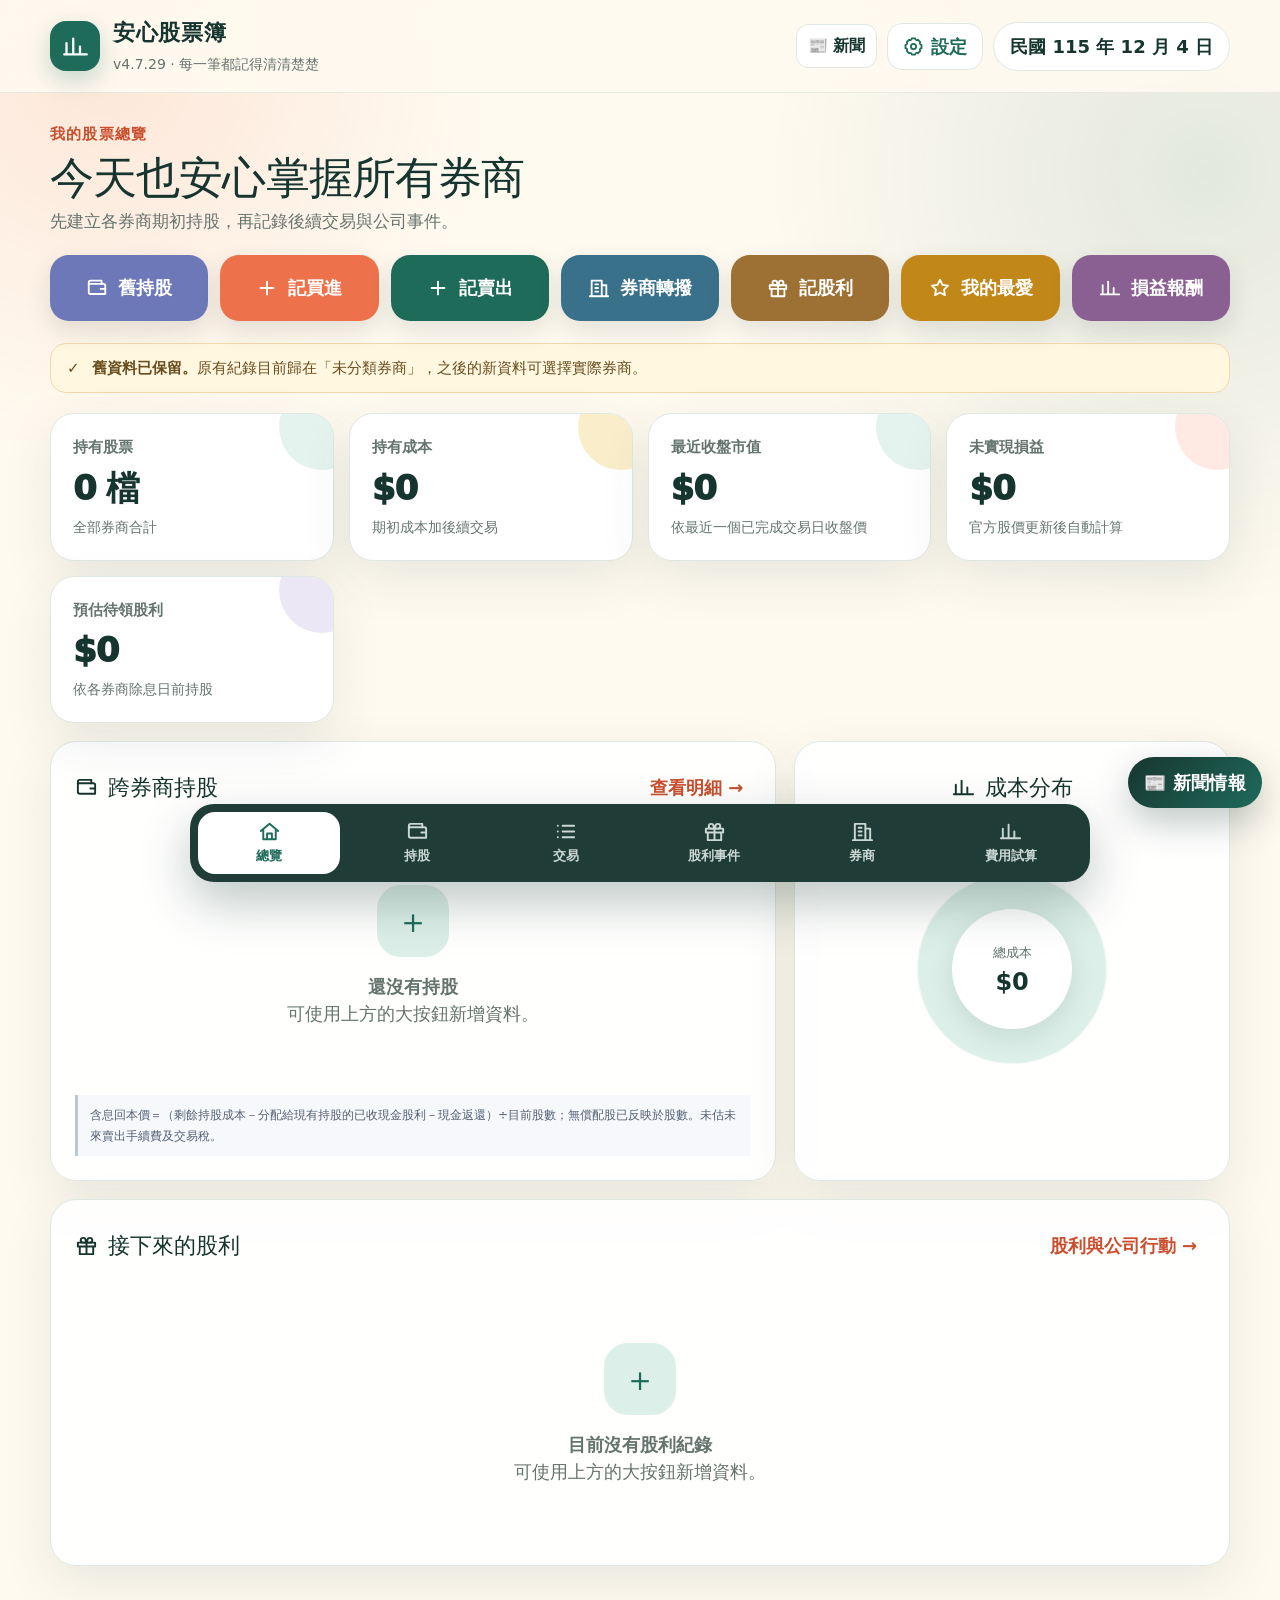
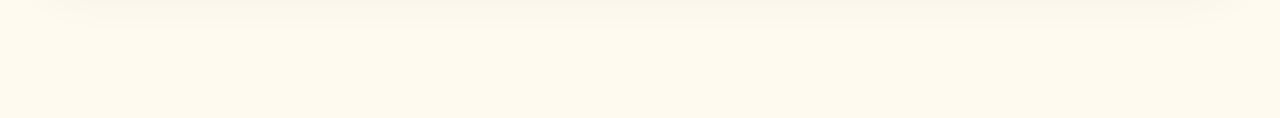
<file: index.html>
<!doctype html>
<html lang="zh-Hant">
  <head>
    <meta charset="UTF-8" />
    <meta name="viewport" content="width=device-width, initial-scale=1, viewport-fit=cover" />
    <meta name="theme-color" content="#1f6b5a" />
    <meta name="description" content="股票交易、股利、持股資訊及市場新聞整合系統，可於 GitHub Pages 部署並支援 PWA。" />
    <meta name="apple-mobile-web-app-capable" content="yes" />
    <meta name="apple-mobile-web-app-status-bar-style" content="default" />
    <meta name="apple-mobile-web-app-title" content="安心股票簿" />
    <link rel="manifest" href="./manifest.webmanifest" />
    <link rel="icon" href="./favicon.svg" />
    <link rel="apple-touch-icon" href="./apple-touch-icon.png" />
    <title>安心股票簿｜v4.7.29 完整程式整理版</title>
    <link rel="stylesheet" href="./assets/app-core.css" />
      <link rel="stylesheet" href="./news-center.css" />
      <link rel="stylesheet" href="./portfolio-intelligence.css" />

<link rel="stylesheet" href="./assets/app-overrides.css" />





</head>
  <body>
    <div id="root"></div>
    <script>window.__STOCK_LEDGER_STANDALONE__ = true;</script>
    <script src="./assets/app.js"></script>
      <script src="./news-center.js"></script>
      <script src="./portfolio-intelligence.js"></script>
  </body>
</html>
</file>
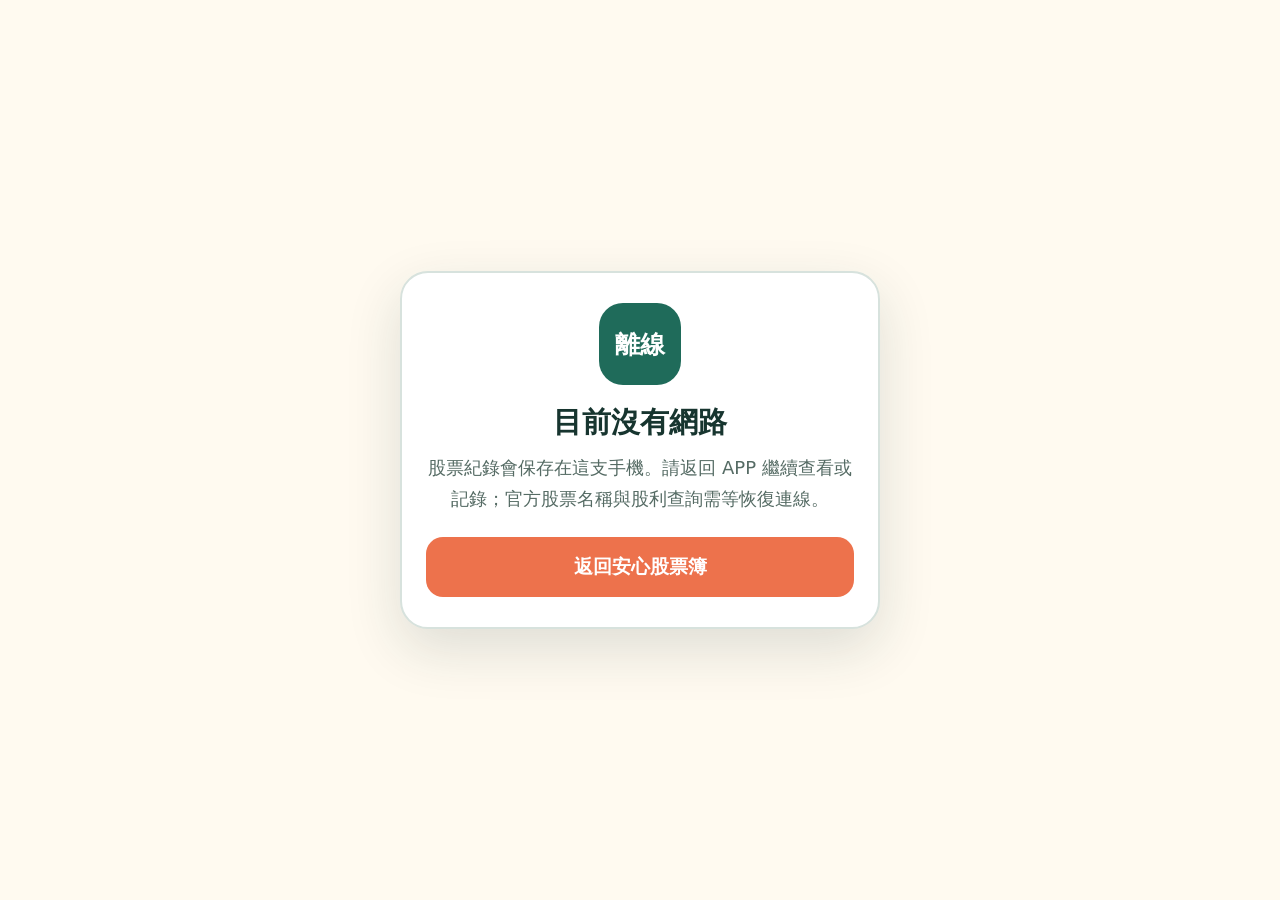
<file: offline.html>
<!doctype html>
<html lang="zh-Hant">
  <head>
    <meta charset="utf-8" />
    <meta name="viewport" content="width=device-width, initial-scale=1, viewport-fit=cover" />
    <meta name="theme-color" content="#1f6b5a" />
    <title>目前沒有網路｜安心股票簿</title>
    <style>
      * { box-sizing: border-box; }
      body {
        margin: 0;
        min-height: 100vh;
        min-height: 100dvh;
        display: grid;
        place-items: center;
        padding: calc(24px + env(safe-area-inset-top)) 20px calc(24px + env(safe-area-inset-bottom));
        background: #fffaf0;
        color: #17352f;
        font-family: "Noto Sans TC", "Microsoft JhengHei", system-ui, sans-serif;
      }
      main {
        width: min(100%, 480px);
        padding: 30px 24px;
        text-align: center;
        background: #fff;
        border: 2px solid #d7e2dd;
        border-radius: 28px;
        box-shadow: 0 20px 55px rgba(23, 53, 47, 0.14);
      }
      .mark {
        display: grid;
        place-items: center;
        width: 82px;
        height: 82px;
        margin: 0 auto 18px;
        border-radius: 24px;
        background: #1f6b5a;
        color: #fff;
        font-size: 25px;
        font-weight: 950;
      }
      h1 { margin: 0 0 10px; font-size: 29px; }
      p { margin: 0 0 22px; color: #556b64; font-size: 18px; line-height: 1.7; }
      button {
        width: 100%;
        min-height: 60px;
        border: 0;
        border-radius: 17px;
        background: #ed724c;
        color: #fff;
        font: inherit;
        font-size: 19px;
        font-weight: 900;
      }
    </style>
  </head>
  <body>
    <main>
      <div class="mark" aria-hidden="true">離線</div>
      <h1>目前沒有網路</h1>
      <p>股票紀錄會保存在這支手機。請返回 APP 繼續查看或記錄；官方股票名稱與股利查詢需等恢復連線。</p>
      <button type="button" onclick="location.href='./'">返回安心股票簿</button>
    </main>
  </body>
</html>
</file>
<file: news-center.css>
:root{--news-green:#1f6b5a;--news-ink:#17352f;--news-line:#dfe8e3;--news-paper:#fff;--news-cream:#fffaf0;--news-orange:#ed724c;--news-muted:#65746e}
.news-launcher{position:fixed;right:max(18px,env(safe-area-inset-right));bottom:calc(92px + env(safe-area-inset-bottom));z-index:80;border:0;border-radius:999px;background:linear-gradient(135deg,#17352f,#1f6b5a);color:#fff;box-shadow:0 14px 36px rgba(23,53,47,.28);padding:12px 16px;font-weight:800;letter-spacing:.02em;display:flex;gap:8px;align-items:center;cursor:pointer}.news-launcher:hover{transform:translateY(-1px)}
.news-drawer[hidden]{display:none!important}.news-drawer{position:fixed;inset:0;z-index:120;background:rgba(13,34,29,.34);backdrop-filter:blur(8px);display:flex;align-items:stretch;justify-content:flex-end}.news-shell{width:min(1160px,100%);height:100%;overflow:auto;background:linear-gradient(180deg,#fffaf0 0,#f8fbf9 42%,#fff 100%);box-shadow:-20px 0 60px rgba(23,53,47,.18);padding:18px 18px calc(30px + env(safe-area-inset-bottom));color:var(--news-ink)}
.news-head{position:sticky;top:0;z-index:5;margin:-18px -18px 18px;padding:16px 18px;background:rgba(255,250,240,.94);backdrop-filter:blur(10px);border-bottom:1px solid var(--news-line);display:flex;gap:14px;align-items:center;justify-content:space-between}.news-head h2{margin:0;font-size:clamp(22px,3vw,34px)}.news-head p{margin:2px 0 0;color:var(--news-muted);font-size:13px}.news-close{border:1px solid var(--news-line);background:#fff;border-radius:14px;padding:10px 13px;font-weight:800;cursor:pointer}
.news-toolbar{display:grid;grid-template-columns:1.15fr .9fr .9fr .9fr;gap:10px;background:#fff;border:1px solid var(--news-line);border-radius:22px;padding:14px;box-shadow:0 10px 30px rgba(31,107,90,.07)}.news-field{display:grid;gap:6px}.news-field label{font-size:12px;color:var(--news-muted);font-weight:800}.news-field input,.news-field select{width:100%;border:1px solid #cfdcd6;border-radius:12px;padding:10px 11px;background:#fff;color:var(--news-ink)}.news-field-wide{grid-column:span 2}.news-custom{grid-column:1/-1;display:none;grid-template-columns:1fr 1fr;gap:10px}.news-custom.show{display:grid}
.news-stock-chips{grid-column:1/-1;display:flex;gap:8px;overflow:auto;padding:2px 0 4px}.news-chip{white-space:nowrap;border:1px solid var(--news-line);background:#f7fbf9;border-radius:999px;padding:8px 11px;font-size:13px;font-weight:800;cursor:pointer}.news-chip.active{background:var(--news-green);color:#fff;border-color:var(--news-green)}
.news-summary{display:grid;grid-template-columns:repeat(4,minmax(0,1fr));gap:10px;margin:14px 0}.news-stat{background:#fff;border:1px solid var(--news-line);border-radius:18px;padding:14px}.news-stat small{display:block;color:var(--news-muted);font-weight:700}.news-stat b{font-size:24px}.news-stat em{display:block;font-style:normal;font-size:12px;color:var(--news-muted);margin-top:2px}
.news-actions{display:flex;gap:8px;flex-wrap:wrap;margin:10px 0}.news-btn{border:1px solid var(--news-line);background:#fff;border-radius:12px;padding:9px 12px;font-weight:800;cursor:pointer}.news-btn.primary{background:var(--news-green);color:#fff;border-color:var(--news-green)}
.news-status{font-size:13px;color:var(--news-muted);margin:8px 2px 12px}.news-list{display:grid;gap:12px}.news-card{background:#fff;border:1px solid var(--news-line);border-radius:20px;padding:15px;box-shadow:0 8px 22px rgba(23,53,47,.05)}.news-card-top{display:flex;gap:8px;flex-wrap:wrap;align-items:center}.news-badge{display:inline-flex;align-items:center;border-radius:999px;padding:4px 8px;font-size:11px;font-weight:900;background:#edf5f1;color:#24584d}.news-badge.high{background:#fff0e8;color:#a44326}.news-badge.neg{background:#fdecec;color:#9b3030}.news-badge.pos{background:#e9f7ef;color:#25734b}.news-card h3{font-size:18px;line-height:1.45;margin:9px 0 6px}.news-card h3 a{text-decoration:none;color:var(--news-ink)}.news-card h3 a:hover{text-decoration:underline}.news-meta{font-size:12px;color:var(--news-muted);display:flex;gap:8px;flex-wrap:wrap}.news-card p{margin:9px 0 0;color:#52655f;line-height:1.65;font-size:14px}.news-why{margin-top:9px;padding:9px 10px;border-radius:12px;background:#f7faf8;font-size:12px;color:#52655f}.news-empty{padding:38px 18px;text-align:center;background:#fff;border:1px dashed #cbdad4;border-radius:20px;color:var(--news-muted)}
.news-disclaimer{margin-top:16px;padding:12px 14px;border-radius:14px;background:#fff7dd;color:#6d5a22;font-size:12px;line-height:1.6}.news-topbar-button{border:1px solid #dfe8e3;background:#fff;border-radius:12px;padding:9px 11px;font-weight:800;color:#17352f;cursor:pointer}
@media(max-width:800px){.news-shell{padding:14px 12px 110px}.news-head{margin:-14px -12px 14px;padding:14px 12px}.news-toolbar{grid-template-columns:1fr 1fr}.news-field-wide{grid-column:1/-1}.news-summary{grid-template-columns:1fr 1fr}.news-launcher{bottom:calc(78px + env(safe-area-inset-bottom));right:12px;padding:11px 13px}.news-card h3{font-size:16px}}
@media(max-width:480px){.news-toolbar{grid-template-columns:1fr}.news-field-wide{grid-column:auto}.news-custom{grid-template-columns:1fr}.news-summary{grid-template-columns:1fr 1fr}.news-stat b{font-size:20px}}
.news-toggle-row{grid-column:1/-1;display:flex;gap:18px;flex-wrap:wrap;padding:8px 2px;font-size:13px;font-weight:800;color:#36564e}.news-toggle-row label{display:flex;align-items:center;gap:6px}.news-badge.multi{background:#eaf0ff;color:#3b52a4}.news-analysis{margin-top:12px;padding:13px;border-radius:16px;background:#f7faf8;border:1px solid #e3ece7;display:grid;gap:12px}.analysis-tags{display:flex;gap:6px;flex-wrap:wrap;margin-top:7px}.analysis-tags span{background:#fff;border:1px solid #dce7e2;border-radius:999px;padding:5px 8px;font-size:11px;font-weight:800}.horizon-grid{display:grid;grid-template-columns:repeat(3,minmax(0,1fr));gap:9px}.horizon-grid>div{background:#fff;border-radius:12px;padding:10px;border:1px solid #e5ece9}.horizon-grid b{font-size:12px}.horizon-grid p{font-size:12px;margin:5px 0 0;line-height:1.55}.news-analysis ul{margin:6px 0 0 18px;padding:0;color:#52655f;font-size:12px}.mentioned-dates{margin-top:8px;font-size:12px;font-weight:800;color:#47675f}.source-details{margin-top:10px;border-top:1px dashed #d8e5df;padding-top:10px}.source-details summary{cursor:pointer;font-size:12px;font-weight:900;color:#285c50}.source-links{display:grid;gap:6px;margin-top:8px}.source-links a{font-size:12px;color:#32645a;text-decoration:none}.source-links a:hover{text-decoration:underline}@media(max-width:800px){.horizon-grid{grid-template-columns:1fr}.news-toggle-row{gap:10px}}

/* v1.9 個股情報總覽 */
.news-view-tabs{display:flex;gap:6px;margin:14px 0 10px;padding:5px;background:#edf4f0;border:1px solid var(--news-line);border-radius:15px;width:max-content;max-width:100%}.news-view-tab{border:0;background:transparent;color:#4d665f;border-radius:11px;padding:9px 14px;font-weight:900;cursor:pointer}.news-view-tab.active{background:#fff;color:var(--news-green);box-shadow:0 3px 12px rgba(23,53,47,.09)}
.news-overview-window{display:flex;align-items:center;gap:6px;flex-wrap:wrap;margin:0 0 12px;color:var(--news-muted);font-size:12px;font-weight:800}.news-overview-window button{border:1px solid var(--news-line);background:#fff;border-radius:999px;padding:6px 10px;color:#476159;font-weight:900;cursor:pointer}.news-overview-window button.active{background:var(--news-green);border-color:var(--news-green);color:#fff}
.overview-picker,.overview-panel,.overview-hero{background:#fff;border:1px solid var(--news-line);border-radius:22px;box-shadow:0 8px 24px rgba(23,53,47,.05)}.overview-picker{padding:30px;text-align:center}.overview-empty-icon{font-size:42px}.overview-picker h3{margin:8px 0 4px}.overview-picker p{margin:0 auto 18px;max-width:600px;color:var(--news-muted)}.overview-stock-grid{display:grid;grid-template-columns:repeat(auto-fit,minmax(150px,1fr));gap:9px}.overview-stock-grid button{display:grid;gap:2px;text-align:left;border:1px solid var(--news-line);background:#f9fcfa;border-radius:14px;padding:12px;cursor:pointer;color:var(--news-ink)}.overview-stock-grid button:hover{border-color:#a7c9bc;transform:translateY(-1px)}.overview-stock-grid b{font-size:16px}.overview-stock-grid span{font-size:12px;color:var(--news-muted)}
.overview-hero{padding:22px;margin-bottom:12px;background:radial-gradient(circle at 90% 0,#d9eee7 0,transparent 32%),linear-gradient(135deg,#fffdf5,#f4faf7);display:flex;align-items:center;justify-content:space-between;gap:18px}.overview-kicker{font-size:10px;letter-spacing:.18em;font-weight:900;color:#769188}.overview-hero h2{font-size:clamp(25px,4vw,38px);margin:4px 0}.overview-hero p{margin:0;color:var(--news-muted)}.signal-ring{width:104px;height:104px;flex:0 0 104px;border-radius:50%;display:grid;place-content:center;text-align:center;background:conic-gradient(var(--news-green) 0 72%,#e8f0ec 72% 100%);border:10px solid #f7fbf9;box-shadow:inset 0 0 0 1px #d8e6e0}.signal-ring strong{font-size:25px}.signal-ring span{font-size:10px;color:var(--news-muted);font-weight:800}
.overview-grid{display:grid;grid-template-columns:1fr 1fr;gap:12px;margin-bottom:12px}.overview-panel{padding:16px}.overview-title{display:flex;align-items:center;justify-content:space-between;gap:10px;margin-bottom:12px}.overview-title h3{margin:0;font-size:16px}.overview-title>span{font-size:10px;color:var(--news-muted);background:#f3f7f5;border-radius:999px;padding:5px 8px}.category-bars{display:grid;gap:10px}.category-row>div{display:flex;justify-content:space-between;font-size:12px;font-weight:800;margin-bottom:4px}.category-row i{height:7px;display:block;background:#eef3f1;border-radius:99px;overflow:hidden}.category-row u{display:block;height:100%;background:linear-gradient(90deg,#4b8a7a,#1f6b5a);border-radius:99px;text-decoration:none}.impact-cloud{display:flex;gap:7px;flex-wrap:wrap}.impact-cloud span{padding:7px 9px;border-radius:11px;background:#f3f8f5;font-size:12px}.impact-cloud b{color:var(--news-green)}.sentiment-strip{display:grid;grid-template-columns:repeat(3,1fr);gap:6px;margin-top:14px}.sentiment-strip span{text-align:center;padding:8px 4px;border-radius:10px;background:#f5f7f6;font-size:11px;font-weight:900}.sentiment-strip .pos{background:#eaf7ef;color:#24714b}.sentiment-strip .neg{background:#fdeeee;color:#983838}
.timeline-panel{margin-bottom:12px}.event-timeline{position:relative}.event-timeline:before{content:"";position:absolute;left:112px;top:6px;bottom:6px;width:1px;background:#dae6e1}.event-timeline article{display:grid;grid-template-columns:92px 20px 1fr;gap:10px;position:relative;padding:0 0 16px}.event-timeline time{font-size:11px;color:var(--news-muted);text-align:right;padding-top:5px}.timeline-dot{width:10px;height:10px;border-radius:50%;background:#9db8af;margin:5px auto 0;z-index:1;box-shadow:0 0 0 4px #fff}.timeline-dot.major{background:var(--news-orange)}.timeline-card{background:#fafcfb;border:1px solid #e7eeeb;border-radius:14px;padding:11px 12px}.timeline-card h4{margin:6px 0 4px;font-size:14px;line-height:1.45}.timeline-card h4 a{color:var(--news-ink);text-decoration:none}.timeline-card p{margin:0 0 5px;font-size:12px;color:#5a6d67;line-height:1.5}.timeline-card small{color:#82928d}.mini-badge{display:inline-block;background:#fff0e8;color:#a44326;border-radius:999px;padding:3px 6px;font-size:9px;font-weight:900;margin-right:4px}.mini-badge.soft{background:#edf5f1;color:#315f54}
.watch-list{display:grid;gap:7px;margin:0;padding:0;list-style:none;counter-reset:w}.watch-list li{counter-increment:w;display:grid;grid-template-columns:24px 1fr auto;gap:8px;align-items:center;padding:8px;background:#f8fbf9;border-radius:11px;font-size:12px}.watch-list li:before{content:counter(w);display:grid;place-content:center;width:22px;height:22px;border-radius:50%;background:#e7f2ed;color:var(--news-green);font-weight:900}.watch-list b{font-size:10px;color:var(--news-muted)}.pending-panel{align-self:start}.pending-item{padding:10px 0;border-bottom:1px dashed #dfe8e3;display:grid;gap:4px}.pending-item:last-child{border-bottom:0}.pending-item b{font-size:12px;line-height:1.45}.pending-item span,.positive-empty,.muted{font-size:11px;color:var(--news-muted)}.positive-empty{padding:14px;background:#f5faf7;border-radius:12px}
@media(max-width:800px){.overview-grid{grid-template-columns:1fr}.overview-hero{align-items:flex-start}.signal-ring{width:86px;height:86px;flex-basis:86px}.event-timeline:before{left:10px}.event-timeline article{grid-template-columns:20px 1fr;gap:8px}.event-timeline time{grid-column:2;text-align:left;padding:0}.timeline-dot{grid-column:1;grid-row:1/3;margin-top:2px}.timeline-card{grid-column:2}.news-view-tabs{width:100%}.news-view-tab{flex:1;padding:9px 7px}}

/* v2.0 持股情報首頁 */
.portfolio-hero{display:flex;align-items:center;justify-content:space-between;gap:18px;padding:22px;margin-bottom:10px;background:radial-gradient(circle at 88% 5%,#dcefe8 0,transparent 34%),linear-gradient(135deg,#fffef8,#f4faf7);border:1px solid var(--news-line);border-radius:22px;box-shadow:0 8px 24px rgba(23,53,47,.05)}.portfolio-hero h2{margin:4px 0;font-size:clamp(25px,4vw,38px)}.portfolio-hero p{margin:0;max-width:720px;color:var(--news-muted);line-height:1.6}.portfolio-pulse{width:108px;height:108px;flex:0 0 108px;border-radius:50%;display:grid;place-content:center;text-align:center;background:#eaf5f1;border:1px solid #cfe3db;box-shadow:inset 0 0 0 9px #f8fcfa}.portfolio-pulse b{font-size:28px;color:var(--news-green)}.portfolio-pulse span{font-size:10px;font-weight:900;color:var(--news-muted)}
.portfolio-alerts{display:flex;gap:7px;flex-wrap:wrap;margin:0 0 12px}.portfolio-alerts .alert{display:inline-flex;align-items:center;border-radius:999px;padding:7px 10px;font-size:11px;font-weight:900;background:#f3f7f5;color:#4d665f}.portfolio-alerts .major{background:#fff0e8;color:#a44326}.portfolio-alerts .negative{background:#fdeeee;color:#963939}.portfolio-alerts .quiet{background:#edf7f1;color:#337254}.portfolio-alerts .info{background:#edf2fb;color:#415a8d}
.portfolio-grid{display:grid;grid-template-columns:repeat(auto-fit,minmax(280px,1fr));gap:12px}.portfolio-card{background:#fff;border:1px solid var(--news-line);border-radius:20px;padding:15px;box-shadow:0 8px 22px rgba(23,53,47,.05);position:relative;overflow:hidden}.portfolio-card:before{content:"";position:absolute;left:0;top:0;bottom:0;width:4px;background:#bdd2ca}.portfolio-card.urgent:before{background:#c85a39}.portfolio-card.watch:before{background:#d08b32}.portfolio-card.active:before{background:#4f8b7c}.portfolio-card-head{display:flex;align-items:flex-start;justify-content:space-between;gap:12px}.portfolio-card-head>div:first-child{display:grid}.portfolio-symbol{font-size:21px;letter-spacing:.02em}.portfolio-card-head>div:first-child span{font-size:12px;color:var(--news-muted);margin-top:2px}.read-priority{display:grid;text-align:right}.read-priority strong{font-size:20px}.read-priority small{font-size:10px;color:var(--news-muted);font-weight:900}.portfolio-metrics{display:grid;grid-template-columns:repeat(4,1fr);gap:6px;margin:12px 0}.portfolio-metrics span{background:#f6f9f7;border-radius:10px;padding:7px 5px;text-align:center;font-size:10px;color:var(--news-muted)}.portfolio-metrics b{display:block;font-size:15px;color:var(--news-ink);margin-top:1px}.portfolio-metrics .neg b{color:#983838}.portfolio-metrics .pos b{color:#24714b}.portfolio-latest{padding:10px 0;border-top:1px dashed #dfe8e3;border-bottom:1px dashed #dfe8e3}.portfolio-latest small{font-size:10px;color:var(--news-muted)}.portfolio-latest h3{font-size:13px;line-height:1.5;margin:5px 0 0;min-height:39px}.portfolio-reasons{display:flex;gap:5px;flex-wrap:wrap;margin:10px 0}.portfolio-reasons span{background:#f3f7f5;border-radius:999px;padding:4px 7px;font-size:10px;font-weight:800;color:#526a63}.portfolio-open{width:100%;border:1px solid #cfe0da;background:#f7fbf9;color:var(--news-green);font-weight:900;border-radius:11px;padding:9px;cursor:pointer}.portfolio-open:hover{background:#edf7f2}
@media(max-width:800px){.portfolio-hero{align-items:flex-start}.portfolio-pulse{width:82px;height:82px;flex-basis:82px}.portfolio-grid{grid-template-columns:1fr}.portfolio-metrics{grid-template-columns:repeat(4,1fr)}.news-view-tabs{overflow:auto}.news-view-tab{white-space:nowrap;flex:0 0 auto}}
@media(max-width:440px){.portfolio-metrics{grid-template-columns:1fr 1fr}.portfolio-pulse{display:none}}

/* v2.1 新聞事件 × 股價反應 */
.reaction-block{margin-top:12px;padding:12px;border:1px solid #dbe7e2;border-radius:14px;background:linear-gradient(135deg,#fbfdfc,#f4f9f7)}.reaction-head{display:flex;justify-content:space-between;gap:10px;align-items:center;margin-bottom:9px}.reaction-head b{font-size:13px}.reaction-head span{font-size:10px;color:var(--news-muted)}.reaction-grid{display:grid;grid-template-columns:repeat(5,1fr);gap:6px}.reaction-cell{display:grid;gap:2px;padding:8px 6px;border-radius:10px;background:#fff;border:1px solid #e5ece9;text-align:center}.reaction-cell small{font-size:9px;color:var(--news-muted);font-weight:900}.reaction-cell b{font-size:14px}.reaction-cell span{font-size:9px;color:#7b8d87}.reaction-cell.up b{color:#b14435}.reaction-cell.down b{color:#24714b}.reaction-cell.pending b{color:#87948f;font-size:11px}.reaction-note,.reaction-footnote{font-size:10px;color:var(--news-muted);line-height:1.5;margin:8px 0 0}.reaction-empty{margin-top:12px;padding:10px 12px;background:#f5f8f7;border:1px dashed #cfddd7;border-radius:12px;color:var(--news-muted);font-size:11px}.reaction-table-panel{margin-bottom:12px}.reaction-table-wrap{overflow:auto}.reaction-table{width:100%;border-collapse:collapse;min-width:760px;font-size:11px}.reaction-table th,.reaction-table td{padding:9px 8px;border-bottom:1px solid #edf1ef;text-align:right;white-space:nowrap}.reaction-table th:nth-child(1),.reaction-table td:nth-child(1),.reaction-table th:nth-child(2),.reaction-table td:nth-child(2){text-align:left}.reaction-table td:nth-child(2){max-width:360px;overflow:hidden;text-overflow:ellipsis}.reaction-table thead th{font-size:10px;color:var(--news-muted);background:#f7faf8}.reaction-wait{text-align:center!important;color:var(--news-muted)}
@media(max-width:800px){.reaction-grid{grid-template-columns:repeat(3,1fr)}.reaction-head{align-items:flex-start;flex-direction:column}}
@media(max-width:440px){.reaction-grid{grid-template-columns:1fr 1fr}}

/* v2.2 事件類型歷史效果統計 */
.effect-panel{margin-bottom:12px}.effect-head,.effect-row{display:grid;grid-template-columns:minmax(150px,1.25fr) repeat(4,minmax(125px,1fr));gap:7px;align-items:stretch}.effect-head{padding:0 3px 6px;color:var(--news-muted);font-size:10px;font-weight:900;text-align:center}.effect-head span:first-child{text-align:left}.effect-table{display:grid;gap:7px}.effect-row{padding:8px;background:#fafcfb;border:1px solid #e4ece8;border-radius:14px}.effect-type{display:flex;flex-direction:column;justify-content:center;padding:6px}.effect-type b{font-size:13px}.effect-type span{font-size:10px;color:var(--news-muted);margin-top:3px}.effect-cell{display:grid;gap:2px;align-content:center;text-align:center;background:#fff;border:1px solid #e6ece9;border-radius:10px;padding:7px 5px;min-height:72px}.effect-cell b{font-size:14px}.effect-cell span{font-size:9px;color:#6f817b}.effect-cell small{font-size:8px;color:#8a9893}.effect-cell.up b{color:#b14435}.effect-cell.down b{color:#24714b}.effect-cell.empty b{font-size:11px;color:#8a9893}.effect-legend{display:flex;gap:6px;flex-wrap:wrap;margin-top:9px}.effect-legend span{font-size:9px;color:#62756f;background:#f3f7f5;border-radius:999px;padding:5px 7px}.effect-empty{padding:14px;background:#f6f9f7;border:1px dashed #cfddd7;border-radius:12px;color:var(--news-muted);font-size:11px}
@media(max-width:900px){.effect-head{display:none}.effect-row{grid-template-columns:1fr 1fr}.effect-type{grid-column:1/-1;border-bottom:1px dashed #dbe5e0}.effect-cell:before{font-size:8px;color:var(--news-muted);font-weight:900}.effect-cell:nth-child(2):before{content:"+1 日"}.effect-cell:nth-child(3):before{content:"+3 日"}.effect-cell:nth-child(4):before{content:"+5 日"}.effect-cell:nth-child(5):before{content:"+20 日"}}
@media(max-width:440px){.effect-row{grid-template-columns:1fr}.effect-type{grid-column:1}.effect-cell{min-height:62px}}

/* v2.3 — benchmark / excess return */
.reaction-cell em{font-style:normal;font-size:8px;color:#71817c;line-height:1.35;margin-top:2px}.reaction-cell em.excess-up{color:#a54538}.reaction-cell em.excess-down{color:#25724d}.reaction-table td b{display:block;font-size:11px}.reaction-table td small{display:block;margin-top:2px;font-size:9px;color:#6f817b}.reaction-table td small:before{content:""}.effect-cell small{line-height:1.35}

/* v2.5 Event technical context */
.technical-block{margin-top:10px;padding:11px;border:1px solid #dfe9e5;border-radius:13px;background:#fff}.technical-head{display:flex;align-items:center;justify-content:space-between;gap:10px;margin-bottom:8px}.technical-head b{font-size:12px}.technical-head span{font-size:9px;color:var(--news-muted)}.technical-grid{display:grid;grid-template-columns:repeat(7,minmax(92px,1fr));gap:6px}.technical-grid>div{display:grid;gap:2px;min-height:66px;padding:7px 6px;border:1px solid #e8eeeb;border-radius:9px;background:#f9fbfa;text-align:center;align-content:center}.technical-grid small{font-size:8px;color:var(--news-muted);font-weight:900}.technical-grid b{font-size:12px}.technical-grid span{font-size:8px;color:#7b8b86}.technical-grid b.hot{color:#ae4638}.technical-grid b.cool{color:#277250}.technical-grid b.up{color:#b14435}.technical-grid b.down{color:#24714b}.technical-note,.technical-empty{font-size:9px;color:var(--news-muted);line-height:1.5;margin-top:7px}.technical-empty{padding:9px;border:1px dashed #d3dfda;border-radius:10px;background:#f7faf8}.technical-context-panel{margin-bottom:12px}.technical-stats{display:grid;grid-template-columns:repeat(auto-fit,minmax(170px,1fr));gap:8px}.technical-stat{display:grid;gap:3px;padding:10px;border:1px solid #e2eae6;border-radius:12px;background:linear-gradient(135deg,#fff,#f6faf8)}.technical-stat b{font-size:12px}.technical-stat span{font-size:9px;color:var(--news-muted)}.technical-stat em{font-style:normal;font-size:9px;color:#546a63}
@media(max-width:980px){.technical-grid{grid-template-columns:repeat(4,1fr)}}
@media(max-width:620px){.technical-grid{grid-template-columns:repeat(2,1fr)}.technical-head{align-items:flex-start;flex-direction:column}}

/* v2.6 Event Research */
.research-panel{overflow:hidden}.research-intro{margin:0 0 16px;color:var(--news-muted,#64748b);line-height:1.7}.research-grid{display:grid;grid-template-columns:repeat(auto-fit,minmax(320px,1fr));gap:14px}.research-card{border:1px solid rgba(148,163,184,.25);border-radius:18px;padding:16px;background:linear-gradient(180deg,rgba(255,255,255,.96),rgba(248,250,252,.92));box-shadow:0 8px 24px rgba(15,23,42,.06)}.research-head{display:flex;justify-content:space-between;gap:10px;align-items:flex-start}.research-head>div{display:flex;flex-wrap:wrap;gap:6px}.research-head time{font-size:12px;color:#64748b;white-space:nowrap}.research-card h4{font-size:17px;line-height:1.45;margin:10px 0 8px}.research-card h4 a{text-decoration:none;color:inherit}.research-card p{margin:0 0 12px;color:#475569;line-height:1.65;font-size:13px}.research-kpis{display:grid;grid-template-columns:repeat(5,minmax(0,1fr));gap:8px;margin:10px 0}.research-kpis span{display:flex;flex-direction:column;gap:3px;padding:8px;border-radius:12px;background:rgba(241,245,249,.9);min-width:0}.research-kpis small{font-size:10px;color:#64748b}.research-kpis b{font-size:12px;overflow:hidden;text-overflow:ellipsis;white-space:nowrap}.research-reaction,.similar-metrics{display:flex;flex-wrap:wrap;gap:8px}.research-reaction>span,.similar-metrics>span{font-size:11px;padding:5px 8px;border-radius:999px;background:#eef2ff;color:#3730a3}.similar-box{margin-top:12px;border-top:1px dashed #cbd5e1;padding-top:10px}.similar-box summary{cursor:pointer;font-weight:700;color:#334155}.similar-item{padding:10px 0;border-bottom:1px solid rgba(226,232,240,.8)}.similar-item:last-child{border-bottom:0}.similar-item>div:first-child{display:flex;justify-content:space-between;gap:8px}.similar-item a{display:block;margin:5px 0;color:#0f172a;font-weight:650;text-decoration:none;line-height:1.45}.similar-item small{display:block;color:#64748b;margin-bottom:7px}.similar-empty{padding:10px 0;color:#64748b;font-size:12px}.mini-badge.sentiment{background:#f1f5f9;color:#334155}@media(max-width:720px){.research-grid{grid-template-columns:1fr}.research-kpis{grid-template-columns:repeat(2,minmax(0,1fr))}}

/* v2.7 Event Case Database */
.db-hero{padding:18px 20px;margin-bottom:12px;border-radius:18px;background:linear-gradient(135deg,#f7fbf9,#eef6f2);border:1px solid #dbe8e2}.db-hero h2{margin:4px 0 6px}.db-hero p{margin:0;color:var(--news-muted);font-size:12px;line-height:1.6}.db-filters{display:grid;grid-template-columns:2fr repeat(6,minmax(115px,1fr));gap:8px;padding:12px;margin-bottom:12px;border:1px solid #dfe9e5;border-radius:15px;background:#fff}.db-filters label{display:grid;gap:4px;font-size:9px;font-weight:900;color:var(--news-muted)}.db-filters input,.db-filters select,.db-filters button{min-width:0;border:1px solid #d8e3de;border-radius:10px;padding:9px;background:#fbfdfc;font:inherit;color:var(--news-ink)}.db-filters button{align-self:end;font-weight:900;color:var(--news-green);cursor:pointer}.db-grid{display:grid;grid-template-columns:repeat(auto-fit,minmax(330px,1fr));gap:12px}.db-card{padding:14px;border:1px solid #e0e9e5;border-radius:16px;background:linear-gradient(180deg,#fff,#fafcfb);box-shadow:0 6px 18px rgba(15,23,42,.045)}.db-card-top{display:flex;justify-content:space-between;gap:8px}.db-card-top>div{display:flex;gap:5px;flex-wrap:wrap}.db-card time{font-size:10px;color:var(--news-muted)}.db-card h4{font-size:15px;line-height:1.5;margin:9px 0 6px}.db-card h4 a{color:inherit;text-decoration:none}.db-card p{font-size:11px;color:#60736c;line-height:1.6;margin:0 0 9px}.db-tags{display:flex;gap:5px;flex-wrap:wrap;margin-bottom:9px}.db-tags span{font-size:9px;padding:5px 7px;border-radius:999px;background:#f0f5f2;color:#526760;font-weight:800}.db-result{display:flex;justify-content:space-between;gap:8px;padding-top:9px;border-top:1px dashed #dae5e0}.db-result b{font-size:11px}.db-result span{font-size:9px;color:var(--news-muted);text-align:right}
@media(max-width:1050px){.db-filters{grid-template-columns:repeat(3,1fr)}.db-filters label:first-child{grid-column:1/-1}}@media(max-width:650px){.db-filters{grid-template-columns:1fr 1fr}.db-filters label:first-child{grid-column:1/-1}.db-grid{grid-template-columns:1fr}.db-result{flex-direction:column}.db-result span{text-align:left}}

/* v2.8 Cross-stock Event Research */
.cross-hero{display:flex;justify-content:space-between;gap:18px;align-items:center;padding:20px;margin-bottom:12px;border:1px solid #dce9e3;border-radius:20px;background:linear-gradient(135deg,#f9fcfb,#eef8f4)}.cross-hero h2{margin:5px 0 7px;font-size:24px}.cross-hero p{margin:0;color:var(--news-muted);max-width:760px}.cross-pulse{width:92px;height:92px;flex:0 0 92px;border-radius:50%;display:grid;place-content:center;text-align:center;background:#fff;border:7px solid #d9eee5;box-shadow:0 7px 20px rgba(32,81,66,.08)}.cross-pulse b{font-size:24px;color:var(--news-green)}.cross-pulse span{font-size:9px;color:var(--news-muted);font-weight:900}.cross-filters{grid-template-columns:repeat(auto-fit,minmax(145px,1fr))}.cross-summary-grid{display:grid;grid-template-columns:minmax(0,1.55fr) minmax(280px,.8fr);gap:12px;margin:12px 0}.cross-company-table{display:grid;gap:7px}.cross-stat-row{display:grid;grid-template-columns:minmax(170px,1.5fr) repeat(4,minmax(90px,.75fr));gap:6px;align-items:center;padding:9px;border:1px solid #e4ece8;border-radius:13px;background:#fbfdfc}.cross-stat-row>div{display:grid}.cross-stat-row>div small,.cross-stat-row>span small{font-size:9px;color:var(--news-muted)}.cross-stat-row>span{text-align:center;font-size:11px}.cross-stat-row>span b{display:block;font-size:13px}.cross-industry-list{display:grid;gap:7px}.cross-industry-list>div{display:grid;grid-template-columns:1fr auto;gap:2px 10px;padding:9px 10px;border:1px solid #e4ece8;border-radius:12px;background:#fbfdfc}.cross-industry-list span,.cross-industry-list small{font-size:9px;color:var(--news-muted)}.cross-industry-list strong{grid-column:2;grid-row:1;color:var(--news-green)}.cross-industry-list small{grid-column:2;text-align:right}.cross-cases{margin-top:12px}.cross-case-grid{display:grid;grid-template-columns:repeat(auto-fit,minmax(300px,1fr));gap:10px}.cross-case-card{padding:13px;border:1px solid #dde8e3;border-radius:15px;background:#fff}.cross-company{display:flex;justify-content:space-between;gap:10px;align-items:flex-start;margin-bottom:8px}.cross-company>div{display:grid}.cross-company b{font-size:13px}.cross-company span,.cross-company time{font-size:9px;color:var(--news-muted)}.cross-case-card h4{margin:8px 0;font-size:13px;line-height:1.45}.cross-case-card h4 a{color:inherit;text-decoration:none}.cross-result{margin-top:10px;padding:9px 10px;border-radius:11px;background:#f3f8f5;display:grid;gap:2px}.cross-result b{font-size:12px}.cross-result span{font-size:9px;color:var(--news-muted)}
@media(max-width:900px){.cross-summary-grid{grid-template-columns:1fr}.cross-stat-row{grid-template-columns:1.3fr repeat(2,1fr)}.cross-stat-row>span:nth-child(4),.cross-stat-row>span:nth-child(5){display:none}}@media(max-width:620px){.cross-hero{align-items:flex-start}.cross-pulse{width:76px;height:76px;flex-basis:76px}.cross-stat-row{grid-template-columns:1fr 1fr}.cross-stat-row>span:nth-child(n+3){display:none}.cross-case-grid{grid-template-columns:1fr}}

/* v2.9 Taiwan Market Event Radar */
.radar-hero{display:flex;justify-content:space-between;gap:18px;align-items:center;padding:22px;margin-bottom:12px;border:1px solid #d8e7e0;border-radius:22px;background:linear-gradient(135deg,#f8fcfa,#eaf6f1)}
.radar-hero h2{margin:5px 0 7px;font-size:25px}.radar-hero p{margin:0;max-width:800px;color:var(--news-muted);line-height:1.65}.radar-pulse{width:96px;height:96px;flex:0 0 96px;border-radius:50%;display:grid;place-content:center;text-align:center;background:#fff;border:8px solid #d5eee3;box-shadow:0 8px 22px rgba(26,72,58,.08)}.radar-pulse b{font-size:25px;color:var(--news-green)}.radar-pulse span{font-size:9px;color:var(--news-muted);font-weight:900}
.radar-filters{display:grid;grid-template-columns:2fr repeat(7,minmax(115px,1fr));gap:8px;padding:12px;margin-bottom:12px;border:1px solid #dde8e3;border-radius:16px;background:#fff}.radar-filters label{display:grid;gap:4px;font-size:9px;font-weight:900;color:var(--news-muted)}.radar-filters input,.radar-filters select{min-width:0;padding:9px;border:1px solid #d7e3dd;border-radius:10px;background:#fbfdfc;color:var(--news-ink);font:inherit}.radar-filters .radar-check{display:flex;align-items:center;gap:7px;padding:0 8px}.radar-filters .radar-check input{width:auto}
.radar-grid{display:grid;grid-template-columns:repeat(auto-fit,minmax(330px,1fr));gap:12px}.radar-card{padding:15px;border:1px solid #dfe9e4;border-radius:18px;background:linear-gradient(180deg,#fff,#fafcfb);box-shadow:0 7px 20px rgba(15,23,42,.045)}.radar-card-head,.radar-stock{display:flex;justify-content:space-between;gap:9px;align-items:flex-start}.radar-card-head>div{display:flex;gap:5px;flex-wrap:wrap}.radar-card-head time{font-size:9px;color:var(--news-muted)}.radar-score{font-size:9px;font-weight:900;padding:5px 8px;border-radius:999px;background:#173f34;color:#fff}.radar-stock{margin:9px 0 5px}.radar-stock b{font-size:15px}.radar-stock span{font-size:9px;color:var(--news-muted)}.radar-card h4{font-size:14px;line-height:1.48;margin:8px 0}.radar-card h4 a{color:inherit;text-decoration:none}.radar-card p{font-size:10px;line-height:1.6;color:#61736d;min-height:32px}.radar-tags{display:flex;gap:5px;flex-wrap:wrap}.radar-tags span{font-size:8px;font-weight:800;padding:4px 7px;border-radius:999px;background:#eef5f2;color:#52675f}.radar-kpis{display:grid;grid-template-columns:repeat(4,1fr);gap:6px;margin:10px 0}.radar-kpis>div{display:grid;gap:2px;padding:7px;border:1px solid #e6eeea;border-radius:10px;background:#f8fbf9}.radar-kpis small{font-size:8px;color:var(--news-muted)}.radar-kpis b{font-size:10px}.radar-card>button{border:1px solid #bdd9cc;background:#eef8f3;color:var(--news-green);font-weight:900;border-radius:10px;padding:8px 10px;cursor:pointer}
@media(max-width:1100px){.radar-filters{grid-template-columns:repeat(4,1fr)}.radar-filters label:first-child{grid-column:1/-1}}
@media(max-width:650px){.radar-hero{align-items:flex-start}.radar-pulse{width:76px;height:76px;flex-basis:76px}.radar-filters{grid-template-columns:1fr 1fr}.radar-grid{grid-template-columns:1fr}.radar-kpis{grid-template-columns:1fr 1fr}}

/* v3.0 Daily Market Intelligence */
.daily-hero{display:flex;justify-content:space-between;gap:18px;align-items:center;padding:22px;margin-bottom:14px;border:1px solid #d8e7e0;border-radius:22px;background:linear-gradient(135deg,#f7fbf9,#e9f5ef)}
.daily-hero h2{margin:5px 0 7px;font-size:27px}.daily-hero p{margin:0;max-width:820px;color:var(--news-muted);line-height:1.7}.daily-pulse{width:100px;height:100px;flex:0 0 100px;border-radius:50%;display:grid;place-content:center;text-align:center;background:#fff;border:8px solid #d5eee3;box-shadow:0 8px 22px rgba(26,72,58,.08)}.daily-pulse b{font-size:27px;color:var(--news-green)}.daily-pulse span{font-size:9px;color:var(--news-muted);font-weight:900}
.daily-grid{display:grid;grid-template-columns:repeat(2,minmax(0,1fr));gap:12px}.daily-section{padding:15px;border:1px solid #dfe9e4;border-radius:18px;background:#fff;min-width:0}.daily-event-list{display:grid;gap:8px}.daily-event-card{padding:10px 11px;border:1px solid #e5ece8;border-radius:13px;background:linear-gradient(180deg,#fff,#fafcfb)}.daily-card-top{display:flex;align-items:center;gap:7px;font-size:10px;color:var(--news-muted)}.daily-card-top span:nth-child(2){font-weight:900;color:var(--news-ink)}.daily-card-top time{margin-left:auto}.daily-event-card h4{font-size:12px;line-height:1.45;margin:7px 0}.daily-event-card h4 a{color:inherit;text-decoration:none}.daily-card-tags{display:flex;gap:5px;flex-wrap:wrap;margin-bottom:8px}.daily-card-tags span{font-size:8px;font-weight:800;padding:4px 7px;border-radius:999px;background:#eef5f2;color:#52675f}.daily-open{border:1px solid #bdd9cc;background:#eef8f3;color:var(--news-green);font-weight:900;border-radius:9px;padding:6px 9px;cursor:pointer;font-size:9px}.daily-empty{padding:16px;border:1px dashed #cfddd7;border-radius:12px;background:#f7faf8;color:var(--news-muted);font-size:10px;text-align:center}.industry-heat-list{display:grid;gap:7px}.industry-heat-list>div{display:grid;grid-template-columns:1fr auto;gap:2px 10px;padding:9px 10px;border:1px solid #e4ece8;border-radius:12px;background:#fbfdfc}.industry-heat-list b{font-size:12px}.industry-heat-list span{font-size:9px;color:var(--news-muted)}.industry-heat-list em{grid-column:2;grid-row:1/3;font-style:normal;font-size:9px;color:var(--news-green);font-weight:900;align-self:center}
@media(max-width:900px){.daily-grid{grid-template-columns:1fr}.daily-hero{align-items:flex-start}.daily-pulse{width:82px;height:82px;flex-basis:82px}.daily-hero h2{font-size:23px}}
.daily-digest{padding:16px;margin:0 0 14px;border:1px solid #d8e7e0;border-radius:20px;background:linear-gradient(180deg,#ffffff,#f8fbfa)}
.daily-digest-list{display:grid;gap:8px}.daily-digest-card{display:grid;grid-template-columns:34px minmax(0,1fr) auto;gap:10px;align-items:center;padding:11px;border:1px solid #e2ebe7;border-radius:14px;background:#fff}.daily-digest-rank{width:30px;height:30px;border-radius:10px;display:grid;place-items:center;background:#eaf5f0;color:var(--news-green);font-weight:1000;font-size:12px}.daily-digest-meta{display:flex;gap:8px;align-items:center;flex-wrap:wrap;font-size:9px;color:var(--news-muted)}.daily-digest-meta b{font-size:11px;color:var(--news-ink)}.daily-digest-main h4{margin:4px 0;font-size:12px;line-height:1.45}.daily-digest-main h4 a{color:inherit;text-decoration:none}.daily-digest-main p{margin:0;font-size:9px;color:#60736c}.daily-digest-side{display:grid;gap:6px;justify-items:end}.daily-followups{margin-top:12px;padding:12px 14px;border-radius:14px;background:#f0f7f4;border:1px solid #d8e7e0}.daily-followups h4{margin:0 0 7px;font-size:12px}.daily-followups ul{margin:0;padding-left:18px;display:grid;gap:5px}.daily-followups li{font-size:10px;color:#53665f;line-height:1.5}
@media(max-width:700px){.daily-digest-card{grid-template-columns:30px minmax(0,1fr)}.daily-digest-side{grid-column:2;grid-template-columns:auto auto;justify-content:start;justify-items:start}.daily-digest-meta time{width:100%}}

/* v3.2 — event tracking / read state */
.event-user-actions{display:flex;gap:7px;align-items:center;flex-wrap:wrap;margin-top:10px}.event-user-actions.compact{display:inline-flex;margin-top:7px}.event-user-actions button{border:1px solid #cbdcd5;background:#fff;color:#50645c;border-radius:9px;padding:6px 9px;font-size:9px;font-weight:900;cursor:pointer;transition:.16s ease}.event-user-actions button:hover{transform:translateY(-1px);border-color:#93bbaa}.event-user-actions button.active{background:#e4f4ec;border-color:#8fc4aa;color:#176344}.event-user-actions button.read{background:#f2f5f4;color:#77847f}
.track-hero{display:flex;justify-content:space-between;gap:18px;align-items:center;padding:22px;margin-bottom:12px;border:1px solid #d8e7e0;border-radius:22px;background:linear-gradient(135deg,#f7fbf9,#e9f5ef)}.track-hero h2{margin:5px 0 7px;font-size:27px}.track-hero p{margin:0;max-width:820px;color:var(--news-muted);line-height:1.7}.track-pulse{width:100px;height:100px;flex:0 0 100px;border-radius:50%;display:grid;place-content:center;text-align:center;background:#fff;border:8px solid #d5eee3;box-shadow:0 8px 22px rgba(26,72,58,.08)}.track-pulse b{font-size:27px;color:var(--news-green)}.track-pulse span{font-size:9px;color:var(--news-muted);font-weight:900}
.track-controls{display:grid;grid-template-columns:minmax(240px,1fr) 180px;gap:10px;padding:12px;margin-bottom:12px;border:1px solid #e0e9e5;border-radius:16px;background:#fff}.track-controls input,.track-controls select{width:100%;border:1px solid #ccdcd5;border-radius:10px;padding:9px 10px;background:#fbfdfc;color:var(--news-ink);font:inherit}
.track-thread-list{display:grid;gap:12px}.track-thread{border:1px solid #dfe8e4;border-radius:18px;background:#fff;padding:15px;box-shadow:0 5px 16px rgba(38,66,55,.045)}.track-thread.has-unread{border-color:#9dc8b3;box-shadow:0 7px 20px rgba(31,108,77,.08)}.track-thread-head{display:flex;justify-content:space-between;gap:12px;align-items:center}.track-thread-head>div:first-child{display:flex;gap:8px;align-items:center;flex-wrap:wrap}.track-stock{font-size:14px;font-weight:1000;color:var(--news-ink)}.track-count{font-size:9px;font-weight:900;color:var(--news-green);background:#eef8f3;border-radius:999px;padding:5px 8px}.track-thread-actions{display:flex;gap:6px}.track-thread-actions button,.track-origin button{border:1px solid #c5dacf;background:#f5faf7;border-radius:9px;padding:6px 9px;font-size:9px;font-weight:900;color:#25654c;cursor:pointer}.track-thread-actions button.danger{color:#94524f;border-color:#ead1cf;background:#fff7f6}.track-thread h3{font-size:14px;line-height:1.45;margin:10px 0 7px}.track-topic-tags{display:flex;gap:5px;flex-wrap:wrap}.track-topic-tags span{font-size:8px;padding:4px 7px;border-radius:999px;background:#f0f5f3;color:#5d7068;font-weight:800}.track-origin{display:flex;align-items:center;gap:9px;flex-wrap:wrap;margin:10px 0 8px;padding:8px 10px;border-radius:11px;background:#f7faf9;font-size:9px;color:var(--news-muted)}.track-origin a{color:var(--news-green);font-weight:900;text-decoration:none}.track-event-list{display:grid;gap:7px}.track-event{display:grid;grid-template-columns:10px minmax(0,1fr) auto;gap:9px;align-items:start;padding:10px;border:1px solid #e6ece9;border-radius:12px;background:#fcfdfd}.track-event.is-read{opacity:.72}.track-event.is-unread{background:#f7fcf9;border-color:#b9d8ca}.track-event-dot{width:8px;height:8px;border-radius:50%;margin-top:6px;background:#b5c2bd}.track-event.is-unread .track-event-dot{background:#2b8b62;box-shadow:0 0 0 4px #e4f3ec}.track-event-meta{display:flex;gap:7px;align-items:center;flex-wrap:wrap;font-size:8px;color:var(--news-muted)}.track-event-meta>span:not(.mini-badge){background:#f0f4f2;padding:3px 6px;border-radius:999px}.track-event h4{font-size:11px;line-height:1.45;margin:5px 0}.track-event h4 a{color:inherit;text-decoration:none}.track-event p{font-size:9px;color:#60736c;line-height:1.5;margin:0}.track-more{text-align:center;color:var(--news-muted);font-size:9px;padding-top:8px}
@media(max-width:760px){.track-hero{align-items:flex-start}.track-pulse{width:80px;height:80px;flex-basis:80px}.track-hero h2{font-size:23px}.track-controls{grid-template-columns:1fr}.track-thread-head{align-items:flex-start;flex-direction:column}.track-event{grid-template-columns:9px minmax(0,1fr)}.track-event>.event-user-actions{grid-column:2}.event-user-actions.compact{display:flex}}

/* v3.3 tracking delta summary */
.track-delta{margin:12px 0 14px;padding:14px 16px;border:1px solid rgba(148,163,184,.32);border-radius:16px;background:rgba(248,250,252,.86)}
.track-delta.pos{border-color:rgba(34,197,94,.28);background:rgba(240,253,244,.8)}
.track-delta.neg{border-color:rgba(239,68,68,.28);background:rgba(254,242,242,.85)}
.track-delta-head{display:flex;justify-content:space-between;gap:12px;align-items:flex-start;margin-bottom:8px}.track-delta-head>div{display:flex;gap:8px;align-items:center;flex-wrap:wrap}.track-delta-label{font-size:12px;font-weight:800;letter-spacing:.04em;color:#64748b}.track-delta-head b{font-size:14px}.track-delta-head>span{font-size:12px;color:#64748b}.track-delta ul{margin:0;padding-left:20px;display:grid;gap:4px}.track-delta li{font-size:13px;line-height:1.55;color:#334155}.track-delta-links{display:flex;gap:10px;margin-top:10px}.track-delta-links a{font-size:12px;font-weight:700;text-decoration:none;padding:6px 9px;border-radius:10px;background:#fff;border:1px solid rgba(148,163,184,.35)}
@media(max-width:720px){.track-delta-head{flex-direction:column}.track-delta{padding:12px}}

/* v3.4 event development timeline */
.track-timeline-panel{margin:12px 0 14px;padding:14px 16px;border:1px solid #dfe8e4;border-radius:16px;background:linear-gradient(180deg,#fbfdfc,#f7faf9)}
.track-timeline-title{display:flex;align-items:flex-start;justify-content:space-between;gap:10px;margin-bottom:10px}.track-timeline-title>div{display:flex;align-items:center;gap:8px;flex-wrap:wrap}.track-timeline-title span{font-size:12px;font-weight:900;color:#64748b;letter-spacing:.03em}.track-timeline-title b{font-size:12px;color:#1f6b5a;background:#eaf5f1;padding:5px 8px;border-radius:999px}.track-timeline-title small{font-size:10px;color:#7b8d86}
.track-timeline{position:relative;display:grid;gap:0}.track-timeline:before{content:"";position:absolute;left:5px;top:7px;bottom:8px;width:2px;background:#dbe7e2}.track-timeline-row{display:grid;grid-template-columns:12px minmax(0,1fr);gap:10px;padding:0 0 13px}.track-timeline-axis{position:relative}.track-timeline-axis span{position:absolute;left:0;top:6px;width:12px;height:12px;border-radius:50%;background:#9db8af;border:3px solid #f8fbf9;box-shadow:0 0 0 1px #d3e1dc}.track-timeline-row.start .track-timeline-axis span{background:#4f8b7c}.track-timeline-row.reply .track-timeline-axis span{background:#5277b8}.track-timeline-row.official .track-timeline-axis span{background:#8d6bb7}.track-timeline-row.data .track-timeline-axis span{background:#d08b32}.track-timeline-row.latest .track-timeline-axis span{background:#c85a39}
.track-timeline-body{background:#fff;border:1px solid #e5ece9;border-radius:12px;padding:10px 11px}.track-timeline-meta{display:flex;align-items:center;gap:6px;flex-wrap:wrap;font-size:9px;color:#73857f}.track-stage{font-weight:900;padding:3px 6px;border-radius:999px;background:#eef4f1;color:#49655c}.track-stage.start{background:#e9f4ef;color:#2e6c56}.track-stage.reply{background:#edf2fb;color:#405d91}.track-stage.official{background:#f3eef9;color:#75579a}.track-stage.data{background:#fff4e8;color:#9b6223}.track-stage.latest{background:#fff0ec;color:#9d4d34}.track-stage-shift{font-weight:800;color:#9a6a2e;background:#fff8ea;padding:3px 6px;border-radius:999px}.track-timeline-body h4{font-size:11px;line-height:1.45;margin:6px 0 4px}.track-timeline-body h4 a{color:inherit;text-decoration:none}.track-timeline-body p{margin:0;color:#60736c;font-size:9px;line-height:1.55}.track-timeline-tags{display:flex;gap:5px;flex-wrap:wrap;margin-top:7px}.track-timeline-tags span{font-size:8px;color:#5d7068;background:#f2f6f4;border-radius:999px;padding:3px 6px}
@media(max-width:720px){.track-timeline-title{flex-direction:column}.track-timeline-panel{padding:12px}.track-timeline-body{padding:9px 10px}}

/* v3.5 event status + research todo workbench */
.track-workbench{margin:12px 0 14px;padding:14px 16px;border:1px solid #dbe7e2;border-radius:16px;background:linear-gradient(180deg,#fff,#f8fbfa)}
.track-workbench-head{display:flex;align-items:center;justify-content:space-between;gap:12px}.track-workbench-head>div:first-child{display:flex;align-items:center;gap:8px;flex-wrap:wrap}.track-workbench-head span{font-size:12px;font-weight:900;color:#64748b;letter-spacing:.03em}.track-workbench-head b{font-size:11px;padding:5px 8px;border-radius:999px;background:#eaf5f1;color:#21644f}.track-status-actions select{border:1px solid #c9dad3;border-radius:9px;padding:6px 8px;background:#fff;color:#334155;font-size:11px;font-weight:800}.track-workbench-summary{display:flex;gap:7px;flex-wrap:wrap;margin:10px 0}.track-workbench-summary span{font-size:9px;color:#60736c;background:#eef5f2;border-radius:999px;padding:5px 8px}.track-task-add{display:grid;grid-template-columns:minmax(0,1fr) auto;gap:7px;margin:8px 0 10px}.track-task-add input{border:1px solid #ccdcd5;border-radius:10px;padding:9px 10px;background:#fff;color:#334155;font:inherit}.track-task-add button{border:0;border-radius:10px;padding:8px 12px;background:#256b54;color:#fff;font-weight:900;cursor:pointer}.track-task-list{display:grid;gap:7px}.track-task{display:flex;justify-content:space-between;gap:10px;align-items:flex-start;padding:9px 10px;border:1px solid #e5ece9;border-radius:11px;background:#fff}.track-task.auto{background:#f8fafc;border-style:dashed}.track-task.done{opacity:.58}.track-task.done label span{text-decoration:line-through}.track-task label{display:flex;align-items:flex-start;gap:7px;font-size:11px;line-height:1.45;color:#334155}.track-task input{margin-top:2px}.track-task small{font-size:8px;color:#82928d;white-space:nowrap}.track-task-icon{font-size:7px!important;text-decoration:none!important;font-weight:1000;color:#6366f1;background:#eef2ff;padding:3px 5px;border-radius:999px}
@media(max-width:720px){.track-workbench{padding:12px}.track-workbench-head{align-items:flex-start;flex-direction:column}.track-task-add{grid-template-columns:1fr}.track-task{flex-direction:column}.track-task small{white-space:normal}}

/* v3.6 — research notes + event conclusion */
.track-research{margin:12px 0 14px;padding:15px 16px;border:1px solid #d9e4ef;border-radius:16px;background:linear-gradient(180deg,#fff,#f8fbff)}
.track-research-head{display:flex;justify-content:space-between;align-items:center;gap:12px;margin-bottom:11px}.track-research-head>div{display:flex;align-items:center;gap:8px;flex-wrap:wrap}.track-research-head span{font-size:12px;font-weight:950;color:#334155}.track-research-head b{font-size:10px;padding:5px 8px;border-radius:999px;background:#e8f1ff;color:#315d9b}.track-research-head small{font-size:9px;color:#7b8b9b}
.track-research-grid{display:grid;grid-template-columns:1fr 1fr;gap:10px}.track-research label{display:grid;gap:6px}.track-research label>span{font-size:10px;font-weight:900;color:#596a7d}.track-research textarea{width:100%;min-height:82px;resize:vertical;border:1px solid #cfdae6;border-radius:11px;padding:10px 11px;background:#fff;color:#243447;font:inherit;line-height:1.55;box-sizing:border-box}.track-research textarea:focus,.track-research select:focus{outline:2px solid #bcd3f2;outline-offset:1px}.track-research-result{display:grid;grid-template-columns:180px minmax(0,1fr);gap:10px;margin-top:10px;align-items:start}.track-research-result select{border:1px solid #cfdae6;border-radius:10px;padding:9px;background:#fff;color:#334155;font-weight:800}.track-research-result .conclusion textarea{min-height:95px}.track-research-foot{display:flex;justify-content:space-between;align-items:center;gap:10px;margin-top:10px}.track-research-foot span{font-size:9px;color:#7a8a99}.track-research-foot button{border:0;border-radius:10px;padding:9px 13px;background:#315d9b;color:#fff;font-weight:900;cursor:pointer}.track-research-foot button:hover{filter:brightness(.96)}
@media(max-width:720px){.track-research{padding:12px}.track-research-grid,.track-research-result{grid-template-columns:1fr}.track-research-head,.track-research-foot{align-items:flex-start;flex-direction:column}.track-research-foot button{width:100%}}
.track-review{margin:12px 0 14px;padding:15px 16px;border:1px solid #e5decf;border-radius:16px;background:linear-gradient(180deg,#fffdf8,#fbf8f1)}
.track-review-head{display:flex;justify-content:space-between;align-items:center;gap:12px;margin-bottom:11px}.track-review-head>div{display:flex;align-items:center;gap:8px;flex-wrap:wrap}.track-review-head span{font-size:12px;font-weight:950;color:#4b5563}.track-review-head b{font-size:10px;padding:5px 8px;border-radius:999px;background:#f4ead5;color:#8a5b20}.track-review-head small{font-size:9px;color:#8a8174}
.track-review-snapshot{display:grid;grid-template-columns:1fr 140px 1fr;gap:8px;margin-bottom:10px}.track-review-snapshot>div{padding:10px;border:1px solid #eee5d5;border-radius:11px;background:#fff}.track-review-snapshot small{display:block;font-size:8px;font-weight:900;color:#8a8174;margin-bottom:4px}.track-review-snapshot p{font-size:10px;line-height:1.5;color:#374151;margin:0;white-space:pre-wrap}
.track-review-grid{display:grid;grid-template-columns:1fr 1fr;gap:10px}.track-review label{display:grid;gap:6px}.track-review label>span{font-size:10px;font-weight:900;color:#6b6256}.track-review textarea{width:100%;min-height:82px;resize:vertical;border:1px solid #ddd1bc;border-radius:11px;padding:10px 11px;background:#fff;color:#3f3a33;font:inherit;line-height:1.55;box-sizing:border-box}.track-review textarea:focus{outline:2px solid #ead8b7;outline-offset:1px}
.track-review-foot{display:flex;justify-content:space-between;align-items:center;gap:10px;margin-top:10px}.track-review-foot>span{font-size:9px;color:#8a8174}.track-review-foot>div{display:flex;gap:7px;flex-wrap:wrap}.track-review-foot button{border:0;border-radius:10px;padding:9px 13px;background:#8a5b20;color:#fff;font-weight:900;cursor:pointer}.track-review-foot button.ghost{background:#fff;border:1px solid #d9c9aa;color:#7a5627}.track-review-foot button:hover{filter:brightness(.97)}
@media(max-width:720px){.track-review{padding:12px}.track-review-head,.track-review-foot{align-items:flex-start;flex-direction:column}.track-review-snapshot,.track-review-grid{grid-template-columns:1fr}.track-review-foot>div,.track-review-foot button{width:100%}.track-review-foot button{box-sizing:border-box}}

/* v3.8 research experience database + similar decision review */
.track-experience{margin:12px 0 14px;padding:15px 16px;border:1px solid #d9e3f1;border-radius:16px;background:linear-gradient(180deg,#fbfdff,#f5f8fc)}
.track-experience-head{display:flex;justify-content:space-between;gap:12px;align-items:center;margin-bottom:10px}.track-experience-head>div{display:flex;gap:8px;align-items:center;flex-wrap:wrap}.track-experience-head span{font-size:12px;font-weight:950;color:#334155}.track-experience-head b{font-size:10px;padding:5px 8px;border-radius:999px;background:#e8effb;color:#3f5f93}.track-experience-head small{font-size:9px;color:#78889a}
.track-experience-list{display:grid;grid-template-columns:repeat(auto-fit,minmax(300px,1fr));gap:9px}.experience-card{padding:11px;border:1px solid #e1e8f2;border-radius:13px;background:#fff}.experience-top{display:flex;justify-content:space-between;gap:8px;align-items:flex-start}.experience-top>div{display:flex;gap:6px;align-items:center;flex-wrap:wrap}.experience-top b{font-size:11px;color:#345b95}.experience-top span{font-size:10px;font-weight:850;color:#455468}.experience-top small{font-size:8px;color:#8090a0}.experience-card h4{font-size:11px;line-height:1.45;margin:7px 0 4px;color:#263548}.experience-why{margin:0 0 8px!important;font-size:9px!important;color:#65758a!important}.experience-grid{display:grid;grid-template-columns:1fr 1fr;gap:7px}.experience-grid>div{padding:8px;border-radius:9px;background:#f7f9fc;border:1px solid #e9edf4}.experience-grid small{display:block;font-size:8px;font-weight:900;color:#748296;margin-bottom:3px}.experience-grid b{font-size:10px;color:#34485f}.experience-grid p{margin:0!important;font-size:9px!important;line-height:1.45!important;color:#4a5b6d!important;white-space:pre-wrap}.experience-empty{padding:11px;border:1px dashed #d7e0ec;border-radius:11px;color:#718196;background:#fff;font-size:10px;line-height:1.55}.experience-note{margin:9px 0 0;font-size:8px;color:#8794a3;line-height:1.5}
@media(max-width:720px){.track-experience{padding:12px}.track-experience-head{align-items:flex-start;flex-direction:column}.track-experience-list,.experience-grid{grid-template-columns:1fr}}

/* v3.9 research error pattern lab */
.error-lab{margin:14px 0 16px;padding:16px;border:1px solid #eadfd0;border-radius:18px;background:linear-gradient(180deg,#fffdf9,#fbf7f0)}
.error-lab-head{display:flex;justify-content:space-between;gap:12px;align-items:center;margin-bottom:12px}.error-lab-head>div{display:flex;align-items:center;gap:8px;flex-wrap:wrap}.error-lab-head span{font-size:13px;font-weight:950;color:#493f34}.error-lab-head b{font-size:10px;padding:5px 8px;border-radius:999px;background:#f1e4d2;color:#855c28}.error-lab-head small{font-size:9px;color:#8b7d6b}
.error-pattern-grid{display:grid;grid-template-columns:repeat(auto-fit,minmax(220px,1fr));gap:9px}.error-pattern-card{position:relative;padding:11px 12px;border:1px solid #eadfce;border-radius:13px;background:#fff}.error-pattern-card>div{display:flex;align-items:center;gap:7px;padding-right:44px}.error-pattern-card>div>b{display:grid;place-items:center;width:22px;height:22px;border-radius:50%;background:#f5ebdc;color:#8b5d24;font-size:10px}.error-pattern-card>div>span{font-size:11px;font-weight:900;color:#443b32}.error-pattern-card>strong{position:absolute;right:11px;top:10px;font-size:20px;color:#8b5d24}.error-pattern-card>small{display:block;margin:7px 0 5px;font-size:8px;color:#8f8170}.error-pattern-card p{margin:0;font-size:9px;line-height:1.55;color:#62584d}
.error-empty{grid-column:1/-1;padding:12px;border:1px dashed #dfd1bd;border-radius:12px;background:#fff;color:#756a5d;font-size:10px;line-height:1.6}.personal-checklist{margin-top:12px;padding:12px;border-radius:14px;background:#fff;border:1px solid #eadfce}.personal-checklist-title{display:flex;justify-content:space-between;gap:10px;align-items:center;margin-bottom:8px}.personal-checklist-title span{font-size:11px;font-weight:950;color:#443b32}.personal-checklist-title small{font-size:8px;color:#8f8170}.personal-checklist-items{display:grid;gap:7px}.personal-checklist-items label{display:grid;grid-template-columns:18px 1fr;gap:7px;align-items:flex-start;padding:8px;border-radius:10px;background:#fbf8f3}.personal-checklist-items input{margin-top:2px}.personal-checklist-items span{font-size:9px;line-height:1.55;color:#62584d}.personal-checklist-items b{display:block;color:#4f4337;font-size:10px;margin-bottom:2px}.error-lab-note{margin:10px 0 0;font-size:8px;color:#948777;line-height:1.55}
@media(max-width:720px){.error-lab{padding:12px}.error-lab-head,.personal-checklist-title{align-items:flex-start;flex-direction:column}.error-pattern-grid{grid-template-columns:1fr}}

/* v4.0 complete research dashboard */
.research-dash-hero{display:flex;justify-content:space-between;gap:18px;align-items:center;padding:20px;border:1px solid #dbe7ef;border-radius:20px;background:linear-gradient(135deg,#f8fbff,#f7fbf8);margin-bottom:14px}.research-dash-hero h2{margin:3px 0 6px;font-size:22px}.research-dash-hero p{margin:0;max-width:760px;color:#5b6b78;line-height:1.6}.research-dash-pulse{min-width:130px;text-align:center;padding:14px;border-radius:16px;background:#fff;border:1px solid #dfe8ee}.research-dash-pulse b{display:block;font-size:30px;color:#315d9b}.research-dash-pulse span{font-size:9px;color:#718096;font-weight:800}.research-dash-section{margin:14px 0;padding:14px;border:1px solid #e2e8ee;border-radius:16px;background:#fff}.research-dash-title{display:flex;justify-content:space-between;align-items:center;gap:10px;margin-bottom:10px}.research-dash-title h3{margin:0;font-size:14px}.research-dash-title span{font-size:9px;color:#788896}.research-dash-grid{display:grid;grid-template-columns:repeat(auto-fit,minmax(260px,1fr));gap:10px}.research-dash-split{display:grid;grid-template-columns:1fr 1fr;gap:12px}.research-dash-list{display:grid;gap:8px}.research-dash-card{padding:12px;border:1px solid #e3e9ee;border-radius:13px;background:linear-gradient(180deg,#fff,#fafcff)}.research-dash-card.closed{background:#fafafa;opacity:.9}.research-dash-top{display:flex;justify-content:space-between;align-items:flex-start;gap:8px}.research-dash-top>div{display:flex;gap:6px;flex-wrap:wrap}.dash-symbol{font-size:10px;font-weight:950;color:#2f4d68}.dash-status{font-size:8px;font-weight:850;padding:3px 6px;border-radius:999px;background:#eef4f8;color:#5d7183}.research-dash-top>b{font-size:18px;color:#315d9b}.research-dash-top time{font-size:8px;color:#84919d}.research-dash-card h4{margin:7px 0 6px;font-size:11px;line-height:1.45;color:#273748}.dash-mini-kpis{display:flex;gap:6px;flex-wrap:wrap;margin-bottom:6px}.dash-mini-kpis span{font-size:8px;color:#637383;background:#f1f5f8;padding:4px 6px;border-radius:999px}.research-dash-card p{margin:5px 0;font-size:9px;line-height:1.45;color:#637383}.dash-warning{font-size:8px;color:#8a5d25;background:#fff8e8;border:1px solid #f0dfb9;padding:6px 7px;border-radius:8px;margin-top:7px}.research-dash-card button{margin-top:8px;border:0;border-radius:9px;padding:7px 9px;background:#315d9b;color:#fff;font-size:9px;font-weight:900;cursor:pointer}.blindspot-list{display:grid;gap:8px}.blindspot-list>div{display:grid;grid-template-columns:24px 1fr;gap:8px;align-items:start;padding:9px;border-radius:11px;background:#fbf8f2;border:1px solid #eee3d1}.blindspot-list>div>b{display:grid;place-items:center;width:22px;height:22px;border-radius:50%;background:#f1e5d3;color:#825821;font-size:9px}.blindspot-list span{display:grid;gap:2px}.blindspot-list strong{font-size:10px;color:#4f4436}.blindspot-list small{font-size:8px;color:#7f7364;line-height:1.45}
@media(max-width:860px){.research-dash-split{grid-template-columns:1fr}}@media(max-width:720px){.research-dash-hero{align-items:flex-start;flex-direction:column}.research-dash-pulse{width:100%;box-sizing:border-box}.research-dash-section{padding:11px}.research-dash-title{align-items:flex-start;flex-direction:column}.research-dash-grid{grid-template-columns:1fr}}

/* v4.1 Google Sheet + Apps Script cross-device sync */
.sync-panel{margin:14px 0;padding:15px 16px;border:1px solid #d6e3db;border-radius:16px;background:linear-gradient(180deg,#fbfffc,#f4faf6)}
.sync-head{display:flex;justify-content:space-between;gap:12px;align-items:center;margin-bottom:11px}.sync-head>div{display:flex;align-items:center;gap:8px}.sync-head span{font-size:12px;font-weight:950;color:#315442}.sync-head b{font-size:9px;padding:4px 7px;border-radius:999px;background:#e4f1e9;color:#39704f}.sync-head small{font-size:8px;color:#74867b}
.sync-grid{display:grid;grid-template-columns:2fr 1fr 1fr;gap:9px}.sync-grid label{display:grid;gap:5px}.sync-grid span{font-size:8px;font-weight:900;color:#617468}.sync-grid input{width:100%;box-sizing:border-box;border:1px solid #cfded4;border-radius:10px;padding:9px 10px;background:#fff;font:inherit;font-size:10px;color:#34483d}.sync-grid input:focus{outline:2px solid #d6eadc;outline-offset:1px}
.sync-actions{display:flex;align-items:center;gap:7px;flex-wrap:wrap;margin-top:10px}.sync-actions button{border:1px solid #c9d9cf;border-radius:9px;padding:8px 10px;background:#fff;color:#456153;font-size:9px;font-weight:900;cursor:pointer}.sync-actions button.primary{background:#376c50;border-color:#376c50;color:#fff}.sync-actions label{margin-left:auto;font-size:9px;color:#62766a}.sync-msg{margin-top:8px;padding:7px 9px;border-radius:9px;background:#fff;border:1px dashed #d4e1d8;font-size:8px;color:#687c70;line-height:1.5}
@media(max-width:760px){.sync-panel{padding:12px}.sync-head{align-items:flex-start;flex-direction:column}.sync-grid{grid-template-columns:1fr}.sync-actions button{flex:1}.sync-actions label{width:100%;margin-left:0}}


/* v4.2 sync status + backup restore center */
.backup-center{margin:12px 0 16px;padding:15px 16px;border:1px solid #d9e1ee;border-radius:16px;background:linear-gradient(180deg,#fbfcff,#f6f8fc)}
.backup-head{display:flex;justify-content:space-between;gap:12px;align-items:center;margin-bottom:11px}.backup-head>div{display:flex;align-items:center;gap:8px}.backup-head span{font-size:12px;font-weight:950;color:#37475b}.backup-head b{font-size:9px;padding:4px 7px;border-radius:999px;background:#e8eef8;color:#45628c}.backup-head small{font-size:8px;color:#758294}
.backup-kpis{display:grid;grid-template-columns:repeat(4,1fr);gap:8px}.backup-kpis>div{padding:10px;border-radius:12px;background:#fff;border:1px solid #e2e7ef;min-width:0}.backup-kpis small{display:block;font-size:8px;color:#7a8796;font-weight:850}.backup-kpis b{display:block;margin:4px 0 2px;font-size:20px;color:#334d6d}.backup-kpis b.backup-date{font-size:10px;line-height:1.35;word-break:break-word}.backup-kpis em{display:block;font-size:8px;color:#8995a2;font-style:normal}
.backup-actions{display:flex;gap:7px;flex-wrap:wrap;margin:11px 0}.backup-actions button,.backup-row button{border:1px solid #d4dce7;border-radius:9px;padding:7px 9px;background:#fff;color:#4e6077;font-size:9px;font-weight:900;cursor:pointer}.backup-actions button.primary{background:#405f8d;border-color:#405f8d;color:#fff}
.backup-columns{display:grid;grid-template-columns:1fr 1fr;gap:10px}.backup-subtitle{display:flex;justify-content:space-between;gap:8px;align-items:center;margin-bottom:6px;font-size:10px;font-weight:950;color:#46576d}.backup-subtitle span{font-size:8px;font-weight:700;color:#8b96a3}.backup-list{display:grid;gap:6px}.backup-row{display:flex;justify-content:space-between;gap:8px;align-items:center;padding:8px 9px;border:1px solid #e5eaf0;border-radius:10px;background:#fff}.backup-row>div{min-width:0}.backup-row b{display:block;font-size:9px;color:#435267}.backup-row small{display:block;margin-top:3px;font-size:8px;color:#8995a2;line-height:1.35}.backup-row.history>span{font-size:8px;color:#9aa4af}.backup-empty{padding:10px;border:1px dashed #d8e0e8;border-radius:10px;background:#fff;color:#84909e;font-size:9px}.backup-note{margin:9px 0 0;font-size:8px;color:#8693a0;line-height:1.5}
@media(max-width:820px){.backup-kpis{grid-template-columns:1fr 1fr}.backup-columns{grid-template-columns:1fr}}@media(max-width:520px){.backup-center{padding:12px}.backup-head{align-items:flex-start;flex-direction:column}.backup-kpis{grid-template-columns:1fr}.backup-actions button{flex:1}}
/* v4.3 backup version comparison */
.version-compare{margin-top:12px;padding:12px;border:1px solid #dfe6ef;border-radius:13px;background:#fff}
.compare-pickers{display:grid;grid-template-columns:1fr 1fr;gap:9px}.compare-pickers label{display:grid;grid-template-columns:1fr auto;gap:6px;align-items:end;padding:9px;border:1px solid #e5eaf1;border-radius:11px;background:#fafbfd}.compare-pickers label>span{grid-column:1/-1;font-size:8px;font-weight:900;color:#69798d}.compare-pickers select{min-width:0;border:1px solid #d8e0e9;border-radius:8px;padding:7px;background:#fff;font-size:9px;color:#44556b}.compare-pickers button,.compare-actions button{border:1px solid #d3dce7;border-radius:8px;padding:7px 9px;background:#fff;color:#4c6079;font-size:9px;font-weight:900;cursor:pointer}.compare-actions{display:flex;gap:7px;flex-wrap:wrap;margin:9px 0}.compare-actions .primary{background:#405f8d;border-color:#405f8d;color:#fff}.compare-summary{display:grid;grid-template-columns:repeat(4,1fr);gap:7px;margin:8px 0}.compare-summary>div{padding:8px;border-radius:10px;border:1px solid #e4e9f0;background:#f9fafc}.compare-summary small{display:block;font-size:8px;color:#8190a0}.compare-summary b{display:block;margin-top:3px;font-size:15px;color:#39536f}.compare-groups{display:grid;gap:9px;max-height:520px;overflow:auto;padding-right:3px}.compare-groups section>h4{margin:4px 0 6px;font-size:10px;color:#465a73}.compare-item{padding:9px;border-radius:10px;border:1px solid #e5eaf0;background:#fbfcfe}.compare-item.add{border-left:3px solid #6da67e}.compare-item.del{border-left:3px solid #b97878}.compare-item.mod{border-left:3px solid #7890b8}.compare-item>b{display:block;font-size:9px;color:#40536b}.compare-item>small{display:block;margin-top:3px;font-size:8px;color:#8794a2}.compare-change-list{display:grid;gap:5px;margin-top:7px}.compare-change-list>div{display:grid;grid-template-columns:90px 1fr 1fr;gap:6px;align-items:start;font-size:8px}.compare-change-list span{font-weight:900;color:#67778b}.compare-change-list del,.compare-change-list ins{padding:5px 6px;border-radius:7px;text-decoration:none;line-height:1.4;word-break:break-word}.compare-change-list del{background:#fff1f1;color:#8a5555}.compare-change-list ins{background:#eef8f1;color:#4f765d}.compare-empty{padding:12px;border:1px dashed #d9e0e8;border-radius:10px;color:#83909e;font-size:9px;background:#fbfcfd}.compare-empty.good{border-color:#cfe3d5;background:#f5fbf7;color:#587565}
@media(max-width:820px){.compare-pickers{grid-template-columns:1fr}.compare-summary{grid-template-columns:1fr 1fr}}@media(max-width:520px){.compare-summary{grid-template-columns:1fr}.compare-change-list>div{grid-template-columns:1fr}.compare-pickers label{grid-template-columns:1fr}.compare-pickers button{width:100%}}

/* v4.4 per-item conflict merge */
.merge-panel{margin-top:12px;padding:12px;border:1px solid #d9e3ed;border-radius:13px;background:linear-gradient(180deg,#fbfdff,#f7faff)}
.merge-global{display:grid;grid-template-columns:1fr 1fr;gap:8px;margin:8px 0 10px}.merge-global>div{padding:9px;border:1px solid #e2e8ef;border-radius:10px;background:#fff}.merge-global b{display:block;font-size:9px;color:#465b73}.merge-global small{display:block;margin:3px 0 7px;font-size:8px;color:#8592a0}.merge-list{display:grid;gap:9px;max-height:680px;overflow:auto;padding-right:3px}.merge-thread{padding:10px;border:1px solid #e1e7ee;border-radius:11px;background:#fff}.merge-thread.simple{display:flex;align-items:center;justify-content:space-between;gap:10px}.merge-thread.simple>div:first-child{min-width:0}.merge-thread b{display:block;font-size:9px;color:#40546d}.merge-thread small{display:block;margin-top:3px;font-size:8px;color:#8896a4;line-height:1.4}.merge-thread-head{display:flex;justify-content:space-between;align-items:flex-start;gap:10px}.merge-thread-head>div:first-child{min-width:0}.merge-all{display:flex;gap:5px;flex-shrink:0}.merge-all button,.merge-choice button,.merge-actions button{border:1px solid #d5dee8;border-radius:8px;padding:6px 8px;background:#fff;color:#53677f;font-size:8px;font-weight:900;cursor:pointer}.merge-all button:hover,.merge-choice button:hover{background:#f2f6fb}.merge-choice{display:flex;gap:4px;justify-content:flex-end}.merge-choice button.active{background:#405f8d;border-color:#405f8d;color:#fff}.merge-field-list{display:grid;gap:6px;margin-top:9px}.merge-field{display:grid;grid-template-columns:110px minmax(0,1fr) minmax(0,1fr) auto;gap:7px;align-items:start;padding:8px;border-radius:9px;background:#f9fbfd;border:1px solid #edf1f5}.merge-field-label{font-size:8px;font-weight:950;color:#60738a;padding-top:4px}.merge-side{min-width:0}.merge-side small{margin:0 0 2px;font-size:7px;font-weight:900;color:#95a0ab}.merge-side p{margin:0;padding:5px 6px;border-radius:6px;background:#fff;font-size:8px;line-height:1.45;color:#526276;word-break:break-word;white-space:pre-wrap}.merge-actions{display:flex;gap:7px;flex-wrap:wrap;margin-top:10px}.merge-actions button{font-size:9px;padding:8px 10px}.merge-actions button.primary{background:#405f8d;border-color:#405f8d;color:#fff}.merge-actions button:disabled{opacity:.45;cursor:not-allowed}.merge-preview{display:grid;gap:4px;margin-top:9px;padding:10px;border:1px solid #cfe0d5;border-radius:10px;background:#f4faf6}.merge-preview b{font-size:9px;color:#466a55}.merge-preview span{font-size:9px;color:#405c4b}.merge-preview small{font-size:8px;color:#75867b}
@media(max-width:820px){.merge-global{grid-template-columns:1fr}.merge-field{grid-template-columns:1fr}.merge-choice{justify-content:flex-start}.merge-thread.simple,.merge-thread-head{align-items:flex-start;flex-direction:column}.merge-all{width:100%}.merge-all button{flex:1}}
/* v4.5 three-way sync merge */
.threeway-panel{margin-top:18px;padding:18px;border:1px solid rgba(148,163,184,.28);border-radius:18px;background:rgba(15,23,42,.035)}
.threeway-panel.conflict{border-color:rgba(245,158,11,.38);background:rgba(245,158,11,.045)}
.threeway-ready{display:flex;gap:8px;flex-direction:column;padding:14px;border-radius:14px;background:rgba(148,163,184,.10)}
.threeway-ready.good{background:rgba(34,197,94,.09);border:1px solid rgba(34,197,94,.18)}
.threeway-ready b{font-size:16px}.threeway-ready small{color:#64748b}
.threeway-legend{display:flex;flex-wrap:wrap;gap:8px;margin:10px 0 14px}.threeway-legend span{padding:6px 10px;border-radius:999px;background:rgba(99,102,241,.09);font-size:12px;color:#475569}
.threeway-list{display:grid;gap:12px}.threeway-conflict{border:1px solid rgba(148,163,184,.24);border-radius:14px;padding:14px;background:#fff}
.threeway-title{display:flex;flex-direction:column;gap:4px;margin-bottom:10px}.threeway-title small{color:#64748b}
.threeway-values{display:grid;grid-template-columns:repeat(3,minmax(0,1fr));gap:9px;margin-bottom:10px}.threeway-values>div{padding:10px;border-radius:11px;background:#f8fafc;min-width:0}.threeway-values small{font-weight:700;color:#64748b}.threeway-values p{white-space:pre-wrap;word-break:break-word;margin:5px 0 0;font-size:12px;line-height:1.45}
.threeway-preview{display:flex;justify-content:space-between;gap:12px;align-items:center;padding:12px 14px;margin:14px 0;border-radius:12px;background:rgba(14,165,233,.08)}
@media(max-width:760px){.threeway-values{grid-template-columns:1fr}.threeway-preview{align-items:flex-start;flex-direction:column}}
.threeway-stale{margin:10px 0 14px;padding:12px 14px;border-radius:12px;background:rgba(239,68,68,.08);border:1px solid rgba(239,68,68,.20);display:flex;flex-direction:column;gap:4px}.threeway-stale b{color:#b91c1c}.threeway-stale small{color:#7f1d1d}
.mod-history{margin:14px 0;padding:14px;border:1px solid rgba(148,163,184,.22);border-radius:16px;background:rgba(15,23,42,.28)}
.mod-history-head{display:flex;justify-content:space-between;align-items:center;margin-bottom:8px}.mod-history-head span{font-weight:800}.mod-history-head b{font-size:12px;opacity:.7}.mod-history-list{display:grid;gap:6px}.mod-history-list>div{display:flex;justify-content:space-between;gap:14px;padding:7px 9px;border-radius:10px;background:rgba(255,255,255,.035)}.mod-history-list span{font-size:13px}.mod-history-list small{font-size:11px;opacity:.72;text-align:right}.threeway-values em{display:block;margin-top:6px;font-style:normal;font-size:11px;opacity:.68}
@media(max-width:720px){.mod-history-list>div{flex-direction:column;gap:3px}.mod-history-list small{text-align:left}}
/* v4.7 device naming + full audit trail */
.audit-row{display:grid!important;grid-template-columns:minmax(120px,.7fr) minmax(150px,.8fr) minmax(0,1.4fr);align-items:start!important}
.audit-row em{font-style:normal;font-size:11px;line-height:1.45;color:#94a3b8;white-space:pre-wrap;word-break:break-word;text-align:right}
.sync-grid label:first-child input{font-weight:800}
@media(max-width:720px){.audit-row{grid-template-columns:1fr}.audit-row em{text-align:left}}

/* v4.7.3 individual-stock relevance */
.news-badge.relevance-primary{font-weight:900;border-color:rgba(124,58,237,.30);background:rgba(124,58,237,.11)}
.news-badge.relevance-high{font-weight:800;border-color:rgba(22,163,74,.28);background:rgba(22,163,74,.10)}
.news-badge.relevance-related{font-weight:700;border-color:rgba(37,99,235,.24);background:rgba(37,99,235,.08)}
.news-badge.relevance-mention{opacity:.78;border-style:dashed}
/* v4.7.8 primary tier badges */
.news-badge.relevance-core{font-weight:950;border-color:rgba(5,150,105,.34);background:rgba(5,150,105,.12);color:#047857}
.news-badge.relevance-primary{color:#6d28d9}

/* v4.7.11 個股新聞閱讀模式 */
.legacy-relevance-control{display:none!important}
.news-read-modes{margin-top:12px;padding:14px 16px;border:1px solid rgba(120,140,170,.22);border-radius:16px;background:linear-gradient(135deg,rgba(255,255,255,.82),rgba(244,248,255,.88));box-shadow:0 8px 24px rgba(32,61,102,.06)}
.news-read-modes[hidden]{display:none!important}
.read-mode-head{display:flex;align-items:baseline;gap:10px;flex-wrap:wrap;margin-bottom:10px}.read-mode-head b{font-size:15px}.read-mode-head span,.read-mode-help{font-size:12px;color:#64748b}
.read-mode-buttons{display:flex;gap:8px;flex-wrap:wrap}.read-mode-buttons button{border:1px solid rgba(100,116,139,.25);background:#fff;border-radius:999px;padding:8px 11px;font-weight:700;cursor:pointer}.read-mode-buttons button em{font-style:normal;font-size:11px;margin-left:5px;padding:2px 6px;border-radius:999px;background:#eef2f7;color:#475569}.read-mode-buttons button.active{border-color:#2563eb;background:#eff6ff;color:#1d4ed8;box-shadow:0 0 0 2px rgba(37,99,235,.08)}.read-mode-buttons button.active em{background:#dbeafe;color:#1d4ed8}
.read-mode-help{display:block;margin-top:9px;line-height:1.55}
@media(max-width:760px){.news-read-modes{padding:12px}.read-mode-buttons{display:grid;grid-template-columns:repeat(2,minmax(0,1fr))}.read-mode-buttons button{border-radius:12px;text-align:left;display:flex;justify-content:space-between;align-items:center}.read-mode-buttons button:first-child{grid-column:1/-1}}

/* v4.7.12 實際操作 UX 優化 */
.news-field input#newsSearch{font-size:14px;line-height:1.4}
.read-mode-buttons button em{white-space:nowrap}
/* 研究 / 同步 / 備份區最低可讀字級，避免 iPad/桌機過小 */
.research-dash-top time,.dash-status,.dash-mini-kpis span,.dash-warning,.blindspot-list small,
.sync-head small,.sync-grid span,.sync-actions button,.sync-actions label,.sync-msg,
.backup-head small,.backup-kpis small,.backup-kpis em,.backup-subtitle span,.backup-row small,.backup-row.history>span,.backup-note,
.compare-pickers label>span,.compare-summary small,.compare-item>small,.compare-change-list>div,.compare-empty,
.merge-global small,.merge-thread small,.merge-all button,.merge-choice button,.merge-field-label,.merge-side small,.merge-side p,.merge-preview small{
  font-size:11px!important;line-height:1.45
}
.research-dash-card p,.research-dash-card button,.backup-row b,.compare-item>b,.merge-thread b,.merge-preview b,.merge-preview span{font-size:12px!important}
.research-dash-card h4,.blindspot-list strong,.sync-grid input,.backup-kpis b.backup-date,.backup-subtitle,.compare-groups section>h4,.compare-pickers select,.compare-actions button,.merge-actions button{font-size:13px!important}
.dash-symbol,.sync-head b,.backup-head b{font-size:12px!important}
@media(max-width:760px){
  .news-field input#newsSearch{font-size:16px}
  .read-mode-buttons button em{font-size:10px;white-space:normal;text-align:right}
  .research-dash-card p,.sync-msg,.backup-note,.compare-change-list>div,.merge-side p{font-size:12px!important}
}

/* v4.7.13 個股新聞資訊總覽 */
.stock-news-overview{margin:0 0 18px;padding:18px;border:1px solid rgba(148,163,184,.24);border-radius:20px;background:linear-gradient(135deg,rgba(248,250,252,.98),rgba(239,246,255,.96));box-shadow:0 12px 34px rgba(30,64,175,.07)}
.stock-overview-head{display:flex;align-items:flex-start;justify-content:space-between;gap:18px;margin-bottom:14px}.stock-overview-head h2{margin:3px 0 4px;font-size:24px;line-height:1.15}.stock-overview-head p{margin:0;color:#64748b;font-size:13px}.stock-overview-updated{text-align:right;min-width:150px}.stock-overview-updated small{display:block;color:#94a3b8;font-size:11px}.stock-overview-updated b{display:block;margin-top:4px;font-size:13px;color:#334155}
.stock-overview-kpis{display:grid;grid-template-columns:repeat(6,minmax(0,1fr));gap:9px}.stock-overview-kpis>div{padding:11px 12px;border-radius:14px;background:#fff;border:1px solid rgba(148,163,184,.18)}.stock-overview-kpis small{display:block;color:#64748b;font-size:11px;font-weight:800}.stock-overview-kpis b{display:block;margin:3px 0 2px;font-size:23px;color:#0f172a}.stock-overview-kpis span{font-size:10px;color:#94a3b8}
.stock-overview-grid{display:grid;grid-template-columns:1.15fr 1.15fr .8fr;gap:10px;margin-top:11px}.stock-overview-panel{min-width:0;padding:12px 13px;border-radius:14px;background:rgba(255,255,255,.88);border:1px solid rgba(148,163,184,.17)}.stock-overview-panel h3{margin:0 0 7px;font-size:12px;color:#475569}.stock-overview-panel>a{display:block;color:#1e3a8a;font-weight:800;font-size:13px;line-height:1.45;text-decoration:none}.stock-overview-panel>a:hover{text-decoration:underline}.stock-overview-panel small{display:block;margin-top:6px;color:#94a3b8;font-size:10px}.stock-overview-panel p{margin:0;color:#94a3b8;font-size:12px}.stock-source-list{display:flex;flex-wrap:wrap;gap:6px}.stock-source-list span{padding:5px 7px;border-radius:999px;background:#eef2ff;color:#475569;font-size:10px}.stock-source-list b{color:#1d4ed8}
@media(max-width:980px){.stock-overview-kpis{grid-template-columns:repeat(3,1fr)}.stock-overview-grid{grid-template-columns:1fr 1fr}.stock-overview-grid .stock-overview-panel:last-child{grid-column:1/-1}}
@media(max-width:640px){.stock-news-overview{padding:14px}.stock-overview-head{flex-direction:column;gap:8px}.stock-overview-updated{text-align:left}.stock-overview-kpis{grid-template-columns:repeat(2,1fr)}.stock-overview-grid{grid-template-columns:1fr}.stock-overview-grid .stock-overview-panel:last-child{grid-column:auto}.stock-overview-head h2{font-size:21px}}


/* v4.7.14 近24小時重大事件置頂 */
.stock-today-highlights{margin:0 0 18px;padding:17px 18px;border:1px solid rgba(245,158,11,.22);border-radius:20px;background:linear-gradient(135deg,#fffbeb,#fff 58%,#fff7ed);box-shadow:0 10px 30px rgba(146,64,14,.06)}
.stock-highlight-head{display:flex;justify-content:space-between;align-items:flex-start;gap:16px;margin-bottom:12px}.stock-highlight-head h3{margin:3px 0 3px;font-size:18px;color:#7c2d12}.stock-highlight-head p,.stock-highlight-head>small{margin:0;color:#78716c;font-size:11px;line-height:1.5}.stock-highlight-count{flex:0 0 auto;padding:6px 10px;border-radius:999px;background:#fff7ed;border:1px solid #fed7aa;color:#9a3412;font-size:11px;font-weight:900}
.stock-highlight-list{display:grid;gap:8px}.stock-highlight-card{display:grid;grid-template-columns:34px minmax(0,1fr);gap:10px;padding:11px 12px;border-radius:14px;background:rgba(255,255,255,.94);border:1px solid rgba(251,191,36,.22)}.stock-highlight-rank{width:30px;height:30px;border-radius:10px;background:#fff7ed;color:#c2410c;display:grid;place-items:center;font-size:13px;font-weight:950}.stock-highlight-main{min-width:0}.stock-highlight-meta{display:flex;gap:6px;align-items:center;flex-wrap:wrap;margin-bottom:5px}.stock-highlight-meta b{font-size:10px;color:#9a3412}.stock-highlight-meta span,.stock-highlight-meta time{font-size:9px;color:#78716c}.stock-highlight-main>a{display:block;color:#1f2937;font-size:13px;font-weight:900;line-height:1.45;text-decoration:none}.stock-highlight-main>a:hover{text-decoration:underline}.stock-highlight-main>p{margin:5px 0 0;color:#64748b;font-size:11px;line-height:1.5}.stock-highlight-reasons{display:flex;gap:5px;flex-wrap:wrap;margin-top:7px}.stock-highlight-reasons span{padding:4px 7px;border-radius:999px;background:#fef3c7;color:#92400e;font-size:9px;font-weight:800}
@media(max-width:640px){.stock-today-highlights{padding:14px}.stock-highlight-head{gap:8px}.stock-highlight-head h3{font-size:16px}.stock-highlight-card{grid-template-columns:30px minmax(0,1fr);padding:10px}.stock-highlight-rank{width:27px;height:27px}.stock-highlight-main>a{font-size:12.5px}.stock-highlight-main>p{font-size:10.5px}}

/* v4.7.15 同事件多來源合併 */
.event-source-details{margin-top:10px;border:1px solid rgba(148,163,184,.24);border-radius:12px;background:rgba(248,250,252,.72);overflow:hidden}.event-source-details summary{cursor:pointer;list-style:none;padding:9px 11px;font-size:11px;font-weight:900;color:#334155;display:flex;align-items:center;gap:6px}.event-source-details summary::-webkit-details-marker{display:none}.event-source-details summary:after{content:'＋';margin-left:auto;color:#64748b}.event-source-details[open] summary:after{content:'－'}.event-source-range{padding:0 11px 7px;font-size:10px;color:#64748b}.event-source-links{display:grid;border-top:1px solid rgba(148,163,184,.18)}.event-source-links a{display:grid;grid-template-columns:minmax(80px,120px) 120px minmax(0,1fr);gap:8px;align-items:center;padding:8px 11px;text-decoration:none;color:#334155;border-top:1px solid rgba(226,232,240,.75)}.event-source-links a:first-child{border-top:0}.event-source-links a:hover{background:rgba(255,255,255,.9)}.event-source-links b{font-size:10px}.event-source-links span{font-size:9.5px;color:#64748b}.event-source-links em{font-style:normal;font-size:10.5px;line-height:1.4;overflow:hidden;text-overflow:ellipsis;white-space:nowrap}.event-source-details.compact{margin-top:8px}.event-source-details.compact summary{padding:7px 9px}.merged-source-badge{padding:3px 6px;border-radius:999px;background:#eff6ff!important;color:#1d4ed8!important;font-weight:900}
@media(max-width:640px){.event-source-links a{grid-template-columns:1fr 96px}.event-source-links em{grid-column:1/-1;white-space:normal}.event-source-range{font-size:9.5px}}

/* v4.7.16 event merge calibration */
.merge-health{margin-top:11px;padding:12px 14px;border:1px solid rgba(59,130,246,.18);border-radius:14px;background:rgba(255,255,255,.78);display:flex;align-items:center;justify-content:space-between;gap:16px}.merge-health>div:first-child{min-width:210px}.merge-health small{color:#64748b;font-size:11px}.merge-health>div:first-child>b{display:block;margin:2px 0 3px;font-size:14px;color:#0f172a}.merge-health>div:first-child>span{display:block;color:#64748b;font-size:11px;line-height:1.45}.merge-health.warn{border-color:rgba(245,158,11,.36);background:rgba(255,251,235,.9)}.merge-health.low{border-color:rgba(14,165,233,.28);background:rgba(240,249,255,.9)}.merge-health-stats{display:grid;grid-template-columns:repeat(5,minmax(64px,1fr));gap:7px;min-width:430px}.merge-health-stats>span{padding:8px 9px;text-align:center;border-radius:10px;background:rgba(248,250,252,.9);border:1px solid rgba(148,163,184,.14)}.merge-health-stats b{display:block;font-size:17px;color:#1e3a8a}.merge-health-stats small{display:block;margin-top:1px;font-size:10px;color:#64748b}@media(max-width:820px){.merge-health{align-items:stretch;flex-direction:column}.merge-health-stats{min-width:0;grid-template-columns:repeat(5,1fr)}}@media(max-width:560px){.merge-health-stats{grid-template-columns:repeat(3,1fr)}}

/* v4.7.17.1 HOTFIX — full-width horizontal reading modes */
.news-read-modes{
  grid-column:1/-1!important;
  width:100%!important;
  box-sizing:border-box;
  margin-top:4px!important;
  padding:8px 10px!important;
  display:flex!important;
  align-items:center!important;
  gap:10px!important;
  min-width:0!important;
  border-radius:14px!important;
}
.news-read-modes[hidden]{display:none!important}
.read-mode-head{
  flex:0 0 auto!important;
  margin:0!important;
  display:flex!important;
  align-items:center!important;
  gap:5px!important;
  white-space:nowrap!important;
}
.read-mode-head b{font-size:13px!important;line-height:1.2!important}
.read-mode-head span,.read-mode-help{display:none!important}
.read-mode-buttons{
  flex:1 1 auto!important;
  min-width:0!important;
  width:auto!important;
  display:flex!important;
  flex-direction:row!important;
  flex-wrap:nowrap!important;
  align-items:center!important;
  gap:6px!important;
  overflow-x:auto!important;
  overflow-y:hidden!important;
  -webkit-overflow-scrolling:touch;
  overscroll-behavior-inline:contain;
  scrollbar-width:thin;
  padding:2px 1px 4px!important;
}
.read-mode-buttons button{
  flex:0 0 auto!important;
  width:auto!important;
  min-width:max-content!important;
  min-height:34px!important;
  padding:6px 9px!important;
  border-radius:999px!important;
  display:inline-flex!important;
  align-items:center!important;
  justify-content:center!important;
  gap:5px!important;
  white-space:nowrap!important;
  text-align:center!important;
  font-size:12px!important;
}
.read-mode-buttons button:first-child{grid-column:auto!important}
.read-mode-buttons button em{
  margin-left:0!important;
  font-size:10px!important;
  white-space:nowrap!important;
}
.merge-health{
  padding:9px 11px!important;
  gap:12px!important;
  border-radius:12px!important;
}
.merge-health-summary{min-width:200px}
.merge-health-summary>div{display:flex;align-items:center;gap:7px;margin:2px 0}
.merge-health-summary>div>b{font-size:13px!important;color:#0f172a}
.merge-health-summary>div>em{font-style:normal;font-size:10px;font-weight:900;padding:2px 7px;border-radius:999px;background:#dcfce7;color:#166534}
.merge-health.watch{border-color:rgba(245,158,11,.28);background:rgba(255,251,235,.72)}
.merge-health.watch .merge-health-summary>div>em{background:#fef3c7;color:#92400e}
.merge-health.warn .merge-health-summary>div>em{background:#fee2e2;color:#991b1b}
.merge-health.low .merge-health-summary>div>em{background:#e0f2fe;color:#075985}
.merge-health-summary>span{font-size:10.5px!important;line-height:1.35!important}
.merge-health-stats{min-width:390px!important;gap:5px!important}
.merge-health-stats>span{padding:6px 7px!important}
.merge-health-stats b{font-size:15px!important}
.merge-health-stats small{font-size:9.5px!important}
.merge-health-ratio{background:#eff6ff!important;border-color:rgba(59,130,246,.18)!important}
@media(max-width:900px){
  .news-read-modes{align-items:flex-start!important;flex-direction:column!important;gap:5px!important}
  .read-mode-head{width:100%!important}
  .read-mode-buttons{width:100%!important;max-width:100%!important}
}
@media(max-width:560px){
  .news-read-modes{padding:7px 8px!important}
  .read-mode-head b{font-size:12px!important}
  .read-mode-buttons button{min-height:32px!important;padding:5px 8px!important;font-size:11.5px!important}
  .merge-health{align-items:stretch!important}
  .merge-health-stats{min-width:0!important;grid-template-columns:repeat(5,minmax(54px,1fr))!important;overflow-x:auto!important}
}


/* v4.7.17.2 nav tabs nowrap hotfix */
.news-view-tabs{display:flex;flex-wrap:nowrap;overflow-x:auto;overflow-y:hidden;width:100%;max-width:100%;scrollbar-width:thin;-webkit-overflow-scrolling:touch}
.news-view-tab{white-space:nowrap!important;word-break:keep-all!important;overflow-wrap:normal!important;flex:0 0 auto!important;line-height:1.25;text-align:center}

/* v4.7.20 - user-managed news favorites quick bar */
.news-stock-chips{grid-column:1/-1;display:block;overflow:visible;padding:2px 0 4px}
.news-favorite-bar{display:grid;grid-template-columns:auto minmax(0,1fr);align-items:center;gap:12px;width:100%;min-width:0;padding:8px 10px;border:1px solid var(--news-line);border-radius:14px;background:linear-gradient(180deg,#fff,#f7fbf9)}
.news-favorite-title{display:flex;align-items:baseline;gap:7px;white-space:nowrap}.news-favorite-title b{font-size:13px}.news-favorite-title span{font-size:11px;color:#718078}
.news-favorite-scroll{display:flex;align-items:center;gap:7px;min-width:0;overflow-x:auto;overflow-y:hidden;padding:1px 2px 3px;scrollbar-width:thin}
.news-favorite-scroll .news-chip{flex:0 0 auto;padding:7px 10px}
.news-favorite-empty{flex:0 0 auto;color:#7b8781;font-size:12px;padding:6px 2px}
.news-favorite-toggle{flex:0 0 auto;white-space:nowrap;border:1px dashed #8fa99b;background:#fff;color:#305a46;border-radius:999px;padding:7px 10px;font-size:12px;font-weight:800;cursor:pointer}
.news-favorite-toggle.saved{border-style:solid;background:#fff7dc;border-color:#e7c95d;color:#765b00}
.news-favorite-toggle:hover{transform:translateY(-1px)}
@media(max-width:820px){.news-favorite-bar{grid-template-columns:1fr;gap:6px;padding:8px}.news-favorite-title{padding-left:2px}.news-favorite-scroll{width:100%}}


/* v4.7.21 deployment stability + minimum readable type */
:root{--news-center-build:"4.7.23.2"}
.news-build-badge{display:inline-flex;vertical-align:middle;margin-left:6px;padding:3px 7px;border-radius:999px;background:#eef6f1;color:#4b6f5b;font-size:11px;font-weight:900;letter-spacing:.02em}
.news-build-warning{margin:0 18px 10px;padding:10px 12px;border:1px solid #f3c98b;border-radius:12px;background:#fff8eb;color:#754c16;display:flex;align-items:center;gap:9px;flex-wrap:wrap}
.news-build-warning b{font-size:12px}.news-build-warning span{font-size:11px;flex:1;min-width:180px}.news-build-warning button{border:1px solid #d9a85d;border-radius:9px;padding:7px 10px;background:#fff;color:#744b13;font-size:11px;font-weight:900;cursor:pointer}
/* Research/backup/sync/merge areas had legacy 7–9 px text. Keep supporting text readable on iPad. */
.sync-head b,.sync-head small,.sync-grid span,.sync-actions button,.sync-actions label,.sync-msg,
.backup-head b,.backup-head small,.backup-kpis small,.backup-kpis em,.backup-actions button,.backup-row button,.backup-subtitle span,.backup-row b,.backup-row small,.backup-row.history>span,.backup-empty,.backup-note,
.compare-pickers label>span,.compare-pickers select,.compare-pickers button,.compare-actions button,.compare-summary small,.compare-item>b,.compare-item>small,.compare-change-list>div,.compare-empty,
.merge-global b,.merge-global small,.merge-thread b,.merge-thread small,.merge-all button,.merge-choice button,.merge-actions button,.merge-field-label,.merge-side small,.merge-side p,.merge-preview b,.merge-preview span,.merge-preview small,
.blindspot-list>div>b,.blindspot-list strong,.blindspot-list small{font-size:11px!important;line-height:1.45}
.sync-grid input{font-size:12px!important}.backup-kpis b.backup-date{font-size:12px!important}.backup-subtitle,.compare-groups section>h4{font-size:12px!important}
@media(max-width:700px){.news-build-warning{margin:0 10px 8px}.news-build-warning span{min-width:140px}.news-build-badge{font-size:10px}}

/* v4.7.24 — news center readability pass */
:root{--news-center-build:"4.7.24"}

/* Global readable baseline for news-center content */
.news-shell{font-size:15px;line-height:1.6}
.news-head p,.news-status,.news-toggle-row,.news-field label{font-size:14px!important}
.news-field input,.news-field select,.news-topbar-button,.news-close{font-size:15px!important}
.news-chip{font-size:14px!important;padding:8px 12px!important}
.news-stat small{font-size:13px!important}.news-stat em{font-size:13px!important}.news-stat b{font-size:26px!important}
.news-badge{font-size:12px!important;padding:5px 9px!important}
.news-card h3{font-size:19px!important;line-height:1.5!important}
.news-meta{font-size:13px!important}.news-card p{font-size:15px!important;line-height:1.72!important}.news-why{font-size:13px!important}
.news-disclaimer{font-size:13px!important}
.analysis-tags span,.horizon-grid b,.horizon-grid p,.news-analysis ul,.mentioned-dates,.source-details summary,.source-links a{font-size:13px!important}

/* Daily market intelligence */
.daily-hero h2{font-size:30px!important}.daily-hero p{font-size:16px!important;line-height:1.75!important}
.daily-pulse b{font-size:28px!important}.daily-pulse span{font-size:12px!important}
.daily-panel h3,.daily-digest h3{font-size:18px!important}
.daily-card-top{font-size:12px!important;gap:8px!important}
.daily-event-card h4{font-size:15px!important;line-height:1.55!important}
.daily-card-tags span{font-size:11px!important;padding:5px 8px!important}
.daily-open{font-size:12px!important;padding:7px 10px!important}
.daily-empty{font-size:13px!important}
.industry-heat-list b{font-size:14px!important}.industry-heat-list span,.industry-heat-list em{font-size:12px!important}
.daily-digest-rank{font-size:14px!important;width:32px!important;height:32px!important}
.daily-digest-meta{font-size:12px!important}.daily-digest-meta b{font-size:14px!important}
.daily-digest-main h4{font-size:15px!important;line-height:1.55!important}.daily-digest-main p{font-size:12px!important;line-height:1.55!important}
.daily-followups h4{font-size:14px!important}.daily-followups li{font-size:13px!important;line-height:1.6!important}

/* Stock overview and highlights */
.stock-overview-head p{font-size:14px!important}.stock-overview-updated small{font-size:12px!important}.stock-overview-updated b{font-size:14px!important}
.stock-overview-kpis small{font-size:12px!important}.stock-overview-kpis span{font-size:11.5px!important}.stock-overview-kpis b{font-size:24px!important}
.stock-overview-panel h3{font-size:14px!important}.stock-overview-panel>a{font-size:15px!important}.stock-overview-panel small{font-size:12px!important}.stock-overview-panel p{font-size:13px!important}.stock-source-list span{font-size:11.5px!important}
.stock-highlight-head h3{font-size:20px!important}.stock-highlight-head p,.stock-highlight-head>small{font-size:13px!important}
.stock-highlight-count{font-size:12px!important}.stock-highlight-rank{font-size:14px!important}
.stock-highlight-meta b{font-size:12px!important}.stock-highlight-meta span,.stock-highlight-meta time{font-size:11.5px!important}
.stock-highlight-main>a{font-size:15px!important;line-height:1.55!important}.stock-highlight-main>p{font-size:13px!important;line-height:1.6!important}.stock-highlight-reasons span{font-size:11.5px!important}

/* Event merge/source detail */
.event-source-details summary{font-size:13px!important}.event-source-range{font-size:12px!important}
.event-source-links b{font-size:12px!important}.event-source-links span{font-size:11.5px!important}.event-source-links em{font-size:12.5px!important;line-height:1.5!important}
.merge-health small,.merge-health>div:first-child>span{font-size:12px!important}.merge-health>div:first-child>b{font-size:15px!important}
.merge-health-stats b{font-size:17px!important}.merge-health-stats small{font-size:11px!important}
.merge-health-summary>div>b{font-size:14px!important}.merge-health-summary>div>em{font-size:11px!important}.merge-health-summary>span{font-size:12px!important}

/* Timeline / watch / portfolio / research */
.event-timeline time{font-size:12px!important}.timeline-card h4{font-size:15px!important}.timeline-card p{font-size:13px!important}.timeline-card small{font-size:12px!important}.mini-badge{font-size:11px!important}
.portfolio-card-head>div:first-child span{font-size:13px!important}.read-priority small{font-size:12px!important}.portfolio-metrics span{font-size:12px!important}.portfolio-metrics b{font-size:16px!important}.portfolio-latest small{font-size:12px!important}.portfolio-latest h3{font-size:15px!important}.portfolio-reasons span{font-size:11.5px!important}
.research-head time{font-size:13px!important}.research-card h4{font-size:18px!important}.research-card p{font-size:14px!important}.research-kpis small{font-size:12px!important}.research-kpis b{font-size:13px!important}.research-reaction>span,.similar-metrics>span{font-size:12px!important}.similar-empty{font-size:13px!important}

/* Cross-stock / compare / workbench readable minimums */
.cross-stat-row>div small,.cross-stat-row>span small,.cross-industry-list span,.cross-industry-list small,.cross-company span,.cross-company time,.cross-result span{font-size:11.5px!important}
.cross-stat-row>span{font-size:12.5px!important}.cross-stat-row>span b{font-size:14px!important}.cross-company b,.cross-case-card h4{font-size:14px!important}.cross-result b{font-size:13px!important}
.track-workbench-head span{font-size:13px!important}.track-workbench-head b,.track-status-actions select,.track-task label{font-size:12.5px!important}.track-workbench-summary span{font-size:11.5px!important}.track-task small,.track-task-icon{font-size:11px!important}
.compare-pickers label>span,.compare-summary small,.compare-item>small,.compare-change-list>div{font-size:11.5px!important}.compare-pickers select,.compare-pickers button,.compare-actions button,.compare-item>b,.compare-empty{font-size:12.5px!important}.compare-groups section>h4{font-size:13px!important}

/* Reading modes and favorites */
.read-mode-head b{font-size:14px!important}.read-mode-buttons button{font-size:13px!important}.read-mode-buttons button em{font-size:11.5px!important}
.news-favorite-title b{font-size:14px!important}.news-favorite-title span,.news-favorite-empty,.news-favorite-toggle{font-size:12.5px!important}
.news-build-badge{font-size:11.5px!important}.news-build-warning b{font-size:13px!important}.news-build-warning span,.news-build-warning button{font-size:12px!important}

@media(max-width:800px){
  .news-shell{font-size:15px}
  .news-card h3{font-size:18px!important}.news-card p{font-size:14.5px!important}.news-meta{font-size:12.5px!important}
  .daily-hero h2{font-size:25px!important}.daily-hero p{font-size:15px!important}
  .daily-digest-main h4,.daily-event-card h4{font-size:14.5px!important}
  .stock-highlight-main>a{font-size:14.5px!important}
  .read-mode-buttons button{font-size:12.5px!important;min-height:36px!important}
}
@media(max-width:480px){
  .news-field input,.news-field select{font-size:16px!important}
  .news-stat b{font-size:23px!important}
  .news-badge{font-size:11.5px!important}
  .daily-digest-meta{font-size:11.5px!important}
}

/* === v4.7.25 News Large-Text Reading Mode === */
:root{
  --news-reading-base:17px;
}
.news-shell{font-size:17px!important;line-height:1.68!important}
.news-head h2{font-size:34px!important;line-height:1.18!important}
.news-head p,.news-status,.news-toggle-row,.news-field label{font-size:15.5px!important;line-height:1.6!important}
.news-field input,.news-field select,.news-topbar-button,.news-close{font-size:16.5px!important}
.news-chip{font-size:15px!important;padding:9px 13px!important}
.news-stat small,.news-stat em{font-size:14px!important}.news-stat b{font-size:28px!important}
.news-badge{font-size:13px!important;padding:6px 10px!important}
.news-card h3{font-size:21px!important;line-height:1.5!important}
.news-meta{font-size:14.5px!important;line-height:1.55!important}
.news-card p{font-size:16.5px!important;line-height:1.78!important}
.news-why,.news-disclaimer{font-size:14px!important;line-height:1.65!important}
.analysis-tags span,.horizon-grid b,.horizon-grid p,.news-analysis ul,.mentioned-dates,.source-details summary,.source-links a{font-size:14.5px!important;line-height:1.6!important}
.horizon-grid h4,.news-analysis h4,.news-analysis h5{font-size:16px!important}

.daily-hero h2{font-size:32px!important}
.daily-hero p{font-size:17px!important;line-height:1.82!important}
.daily-pulse b{font-size:30px!important}.daily-pulse span{font-size:13px!important}
.daily-panel h3,.daily-digest h3{font-size:20px!important}
.daily-card-top{font-size:14px!important;gap:9px!important}
.daily-event-card{padding:17px 18px!important}
.daily-event-card h4{font-size:17px!important;line-height:1.6!important}
.daily-card-tags span{font-size:12.5px!important;padding:6px 9px!important}
.daily-open{font-size:13.5px!important;padding:8px 11px!important}
.daily-empty{font-size:14.5px!important}
.industry-heat-list b{font-size:15.5px!important}.industry-heat-list span,.industry-heat-list em{font-size:13.5px!important}
.daily-digest-rank{font-size:15px!important;width:34px!important;height:34px!important}
.daily-digest-meta{font-size:13.5px!important;line-height:1.5!important}.daily-digest-meta b{font-size:15.5px!important}
.daily-digest-main h4{font-size:17px!important;line-height:1.62!important}.daily-digest-main p{font-size:14px!important;line-height:1.65!important}
.daily-followups h4{font-size:15.5px!important}.daily-followups li{font-size:14.5px!important;line-height:1.7!important}

.stock-overview-head h2{font-size:27px!important}
.stock-overview-head p{font-size:15px!important}.stock-overview-updated small{font-size:13px!important}.stock-overview-updated b{font-size:15px!important}
.stock-overview-kpis small{font-size:13px!important}.stock-overview-kpis span{font-size:12.5px!important}.stock-overview-kpis b{font-size:26px!important}
.stock-overview-panel h3{font-size:15.5px!important}.stock-overview-panel>a{font-size:17px!important}.stock-overview-panel small{font-size:13px!important}.stock-overview-panel p{font-size:14px!important}.stock-source-list span{font-size:12.5px!important}
.stock-highlight-head h3{font-size:22px!important}.stock-highlight-head p,.stock-highlight-head>small{font-size:14px!important}
.stock-highlight-count{font-size:13px!important}.stock-highlight-rank{font-size:15px!important}
.stock-highlight-meta b{font-size:13px!important}.stock-highlight-meta span,.stock-highlight-meta time{font-size:12.5px!important}
.stock-highlight-main>a{font-size:17px!important;line-height:1.62!important}.stock-highlight-main>p{font-size:14.5px!important;line-height:1.68!important}.stock-highlight-reasons span{font-size:12.5px!important}

.event-source-details summary{font-size:14.5px!important}.event-source-range{font-size:13px!important}
.event-source-links b{font-size:13px!important}.event-source-links span{font-size:12.5px!important}.event-source-links em{font-size:13.5px!important;line-height:1.55!important}
.merge-health small,.merge-health>div:first-child>span{font-size:13px!important}.merge-health>div:first-child>b{font-size:16px!important}
.merge-health-stats b{font-size:18px!important}.merge-health-stats small{font-size:12px!important}
.merge-health-summary>div>b{font-size:15px!important}.merge-health-summary>div>em{font-size:12px!important}.merge-health-summary>span{font-size:13px!important}

.event-timeline time{font-size:13px!important}.timeline-card h4{font-size:17px!important}.timeline-card p{font-size:14.5px!important;line-height:1.65!important}.timeline-card small{font-size:13px!important}.mini-badge{font-size:12px!important}
.portfolio-card-head>div:first-child span{font-size:14px!important}.read-priority small{font-size:13px!important}.portfolio-metrics span{font-size:13px!important}.portfolio-metrics b{font-size:17px!important}.portfolio-latest small{font-size:13px!important}.portfolio-latest h3{font-size:17px!important}.portfolio-reasons span{font-size:12.5px!important}
.research-head time{font-size:14px!important}.research-card h4{font-size:20px!important}.research-card p{font-size:15.5px!important;line-height:1.7!important}.research-kpis small{font-size:13px!important}.research-kpis b{font-size:14px!important}.research-reaction>span,.similar-metrics>span{font-size:13px!important}.similar-empty{font-size:14px!important}

.cross-stat-row>div small,.cross-stat-row>span small,.cross-industry-list span,.cross-industry-list small,.cross-company span,.cross-company time,.cross-result span{font-size:12.5px!important}
.cross-stat-row>span{font-size:13.5px!important}.cross-stat-row>span b{font-size:15px!important}.cross-company b,.cross-case-card h4{font-size:15px!important}.cross-result b{font-size:14px!important}
.track-workbench-head span{font-size:14px!important}.track-workbench-head b,.track-status-actions select,.track-task label{font-size:13.5px!important}.track-workbench-summary span{font-size:12.5px!important}.track-task small,.track-task-icon{font-size:12px!important}
.compare-pickers label>span,.compare-summary small,.compare-item>small,.compare-change-list>div{font-size:12.5px!important}.compare-pickers select,.compare-pickers button,.compare-actions button,.compare-item>b,.compare-empty{font-size:13.5px!important}.compare-groups section>h4{font-size:14px!important}

.read-mode-head b{font-size:15.5px!important}.read-mode-buttons button{font-size:14px!important;min-height:38px!important}.read-mode-buttons button em{font-size:12.5px!important}
.news-favorite-title b{font-size:15px!important}.news-favorite-title span,.news-favorite-empty,.news-favorite-toggle{font-size:13.5px!important}
.news-build-badge{font-size:12.5px!important}.news-build-warning b{font-size:14px!important}.news-build-warning span,.news-build-warning button{font-size:13px!important}

@media(max-width:900px){
  .news-shell{font-size:16.5px!important}
  .news-head h2{font-size:30px!important}
  .news-card h3{font-size:20px!important}.news-card p{font-size:16px!important}.news-meta{font-size:14px!important}
  .daily-hero h2{font-size:29px!important}.daily-hero p{font-size:16.5px!important}
  .daily-digest-main h4,.daily-event-card h4{font-size:16.5px!important}
  .stock-highlight-main>a{font-size:16.5px!important}
  .read-mode-buttons button{font-size:13.5px!important}
}
@media(max-width:640px){
  .news-shell{font-size:16px!important}
  .news-head h2{font-size:27px!important}
  .news-head p,.news-status,.news-toggle-row,.news-field label{font-size:14.5px!important}
  .news-card h3{font-size:19px!important}.news-card p{font-size:15.5px!important}.news-meta{font-size:13.5px!important}
  .daily-hero h2{font-size:26px!important}.daily-hero p{font-size:15.5px!important}
  .daily-digest-main h4,.daily-event-card h4{font-size:16px!important}
  .daily-digest-meta{font-size:13px!important}
  .read-mode-buttons button{font-size:13px!important;min-height:38px!important}
}


/* === v4.7.26 News Center Complete Typography Audit === */
:root{--news-center-build:"4.7.26";--news-body-readable:17.5px;--news-meta-readable:14.5px;--news-support-readable:14px}

/* Global readable floor: all ordinary controls and supporting text */
.news-shell{font-size:var(--news-body-readable)!important;line-height:1.68!important}
.news-shell button,.news-shell input,.news-shell select,.news-shell textarea,.news-shell summary{font-size:15px!important;line-height:1.45!important}
.news-shell label{font-size:14.5px!important;line-height:1.5!important}
.news-shell small,.news-shell time{font-size:var(--news-meta-readable)!important;line-height:1.5!important}
.news-shell p,.news-shell li{line-height:1.72!important}
.news-shell .muted{font-size:14px!important;line-height:1.55!important}

/* Header / filters / global list */
.news-head h2{font-size:35px!important}.news-head p{font-size:16px!important}
.news-status,.news-toggle-row,.news-field label{font-size:15px!important}
.news-field input,.news-field select,.news-topbar-button,.news-close,.news-btn{font-size:16px!important}
.news-chip{font-size:15.5px!important}.news-stat small,.news-stat em{font-size:14.5px!important}.news-stat b{font-size:29px!important}
.news-badge{font-size:13.5px!important}.news-card h3{font-size:21px!important}.news-meta{font-size:14.5px!important}
.news-card p{font-size:16.5px!important}.news-why,.news-disclaimer{font-size:14.5px!important}

/* Daily market intelligence */
.daily-hero h2{font-size:33px!important}.daily-hero p{font-size:17.5px!important}
.daily-pulse b{font-size:31px!important}.daily-pulse span{font-size:14px!important}
.daily-panel h3,.daily-digest h3{font-size:21px!important}
.daily-card-top{font-size:14.5px!important}.daily-event-card h4{font-size:18px!important;line-height:1.6!important}
.daily-card-tags span{font-size:13.5px!important}.daily-open{font-size:14px!important}.daily-empty{font-size:15px!important}
.industry-heat-list b{font-size:16px!important}.industry-heat-list span,.industry-heat-list em{font-size:14px!important}
.daily-digest-rank{font-size:15.5px!important}.daily-digest-meta{font-size:14px!important}.daily-digest-meta b{font-size:16.5px!important}
.daily-digest-main h4{font-size:18px!important;line-height:1.62!important}.daily-digest-main p{font-size:15px!important;line-height:1.68!important}
.daily-followups h4{font-size:16px!important}.daily-followups li{font-size:15px!important}

/* Overview / highlights / event sources */
.news-view-tab,.news-overview-window,.news-overview-window button{font-size:14.5px!important}
.overview-kicker,.overview-title>span,.signal-ring span{font-size:13.5px!important}.overview-title h3{font-size:17px!important}
.overview-stock-grid b{font-size:17px!important}.overview-stock-grid span{font-size:14px!important}
.category-row>div,.impact-cloud span{font-size:14px!important}
.stock-overview-head h2{font-size:28px!important}.stock-overview-head p{font-size:15.5px!important}
.stock-overview-updated small,.stock-overview-kpis small,.stock-overview-kpis span,.stock-overview-panel small,.stock-source-list span{font-size:13.5px!important}
.stock-overview-updated b,.stock-overview-panel h3{font-size:15.5px!important}.stock-overview-panel>a{font-size:17px!important}.stock-overview-panel p{font-size:14.5px!important}
.stock-highlight-head h3{font-size:22px!important}.stock-highlight-head p,.stock-highlight-head>small{font-size:14.5px!important}.stock-highlight-count{font-size:13.5px!important}
.stock-highlight-meta b{font-size:13.5px!important}.stock-highlight-meta span,.stock-highlight-meta time,.stock-highlight-reasons span{font-size:13px!important}
.stock-highlight-main>a{font-size:17.5px!important}.stock-highlight-main>p{font-size:15px!important}
.event-source-details summary{font-size:14.5px!important}.event-source-range{font-size:13.5px!important}.event-source-links b{font-size:13.5px!important}.event-source-links span{font-size:13px!important}.event-source-links em{font-size:14px!important}

/* Portfolio / watch / pending */
.portfolio-symbol{font-size:22px!important}.portfolio-card-head>div:first-child span{font-size:14.5px!important}.read-priority strong{font-size:21px!important}.read-priority small{font-size:14px!important}
.portfolio-metrics span{font-size:14px!important}.portfolio-metrics b{font-size:18px!important}.portfolio-latest small{font-size:14px!important}.portfolio-latest h3{font-size:17.5px!important}.portfolio-reasons span{font-size:13.5px!important}.portfolio-open{font-size:15px!important}
.watch-list li{font-size:14.5px!important}.watch-list b{font-size:13.5px!important}.pending-item b{font-size:15px!important}.pending-item span,.positive-empty{font-size:14px!important}

/* Reaction / technical context */
.reaction-head b{font-size:16px!important}.reaction-head span{font-size:14px!important}.reaction-cell small,.reaction-cell span,.reaction-cell em{font-size:13px!important}.reaction-cell b{font-size:16px!important}.reaction-cell.pending b{font-size:14px!important}
.reaction-note,.reaction-footnote,.reaction-empty{font-size:14px!important}.reaction-table{font-size:14px!important}.reaction-table thead th{font-size:13.5px!important}.reaction-table td b{font-size:14px!important}.reaction-table td small{font-size:13px!important}
.technical-head b{font-size:16px!important}.technical-head span{font-size:14px!important}.technical-grid small,.technical-grid span{font-size:13px!important}.technical-grid b{font-size:15px!important}
.technical-note,.technical-empty{font-size:14px!important}.technical-stat b{font-size:15px!important}.technical-stat span,.technical-stat em{font-size:13.5px!important}

/* Event database / radar / error lab */
.db-hero p{font-size:15px!important}.db-filters label{font-size:14px!important}.db-card time{font-size:13.5px!important}.db-card h4{font-size:17px!important}.db-card p{font-size:14.5px!important}.db-tags span{font-size:13px!important}.db-result b{font-size:14px!important}.db-result span{font-size:13px!important}
.radar-card-head time,.radar-filters label,.radar-pulse span,.radar-stock span,.radar-tags span,.radar-kpis small{font-size:13.5px!important}.radar-score{font-size:14px!important}.radar-card p{font-size:14.5px!important}.radar-kpis b{font-size:15px!important}
.error-lab-head b{font-size:16px!important}.error-lab-head small,.error-lab-note,.error-pattern-card>small{font-size:13.5px!important}.error-pattern-card>div>b{font-size:15px!important}.error-pattern-card>div>span,.error-pattern-card p{font-size:14px!important}.error-empty{font-size:14px!important}
.personal-checklist-title span{font-size:15px!important}.personal-checklist-title small{font-size:13.5px!important}.personal-checklist-items span{font-size:14px!important}.personal-checklist-items b{font-size:14.5px!important}

/* Experience / effect tables */
.experience-card h4{font-size:16px!important}.experience-top b{font-size:15px!important}.experience-top small,.experience-grid small,.experience-note{font-size:13.5px!important}.experience-top span,.experience-grid b{font-size:14.5px!important}.experience-grid p,.experience-why,.experience-empty{font-size:14px!important}
.effect-head{font-size:14px!important}.effect-legend span,.effect-type span,.effect-cell span,.effect-cell small,.effect-cell:before{font-size:13px!important}.effect-cell.empty b,.effect-empty{font-size:14px!important}

/* Research dashboard / blindspots */
.research-dash-hero h2{font-size:24px!important}.research-dash-hero p{font-size:15.5px!important}.research-dash-pulse span{font-size:14px!important}
.research-dash-title h3{font-size:17px!important}.research-dash-title span{font-size:14px!important}.dash-symbol,.dash-status,.research-dash-top time,.dash-mini-kpis span,.dash-warning{font-size:13.5px!important}
.research-dash-top>b{font-size:19px!important}.research-dash-card h4{font-size:16px!important}.research-dash-card p{font-size:14.5px!important}.research-dash-card button{font-size:14px!important}
.blindspot-list>div>b{font-size:14px!important}.blindspot-list strong{font-size:15px!important}.blindspot-list small{font-size:13.5px!important}

/* Tracking / workbench */
.track-count,.track-origin,.track-origin button,.track-more,.track-event-meta,.track-timeline-meta,.track-review-head small,.track-research-head small,.track-experience-head small,.track-review-foot>span,.track-research-foot span{font-size:13.5px!important}
.track-event h4,.track-timeline-body h4{font-size:16px!important}.track-event p,.track-timeline-body p{font-size:14px!important}.track-thread-actions button{font-size:14px!important}
.track-topic-tags span,.track-timeline-tags span{font-size:13px!important}.track-task label{font-size:14.5px!important}.track-task small,.track-task-icon{font-size:13.5px!important}
.track-workbench-head b{font-size:15px!important}.track-workbench-head span,.track-workbench-summary span,.track-status-actions select{font-size:14px!important}
.track-review label>span,.track-research label>span{font-size:13.5px!important}.track-review-head b,.track-research-head b,.track-experience-head b{font-size:15px!important}.track-review-head span,.track-research-head span,.track-experience-head span{font-size:14px!important}.track-review-snapshot p{font-size:14px!important}.track-review-snapshot small{font-size:13px!important}

/* Cross-stock / compare / merge / sync / backup */
.cross-pulse span,.cross-stat-row>div small,.cross-stat-row>span small,.cross-industry-list span,.cross-industry-list small,.cross-company span,.cross-company time,.cross-result span{font-size:13.5px!important}
.cross-stat-row>span{font-size:14.5px!important}.cross-stat-row>span b{font-size:16px!important}.cross-company b,.cross-case-card h4{font-size:16px!important}.cross-result b{font-size:15px!important}
.compare-pickers label>span,.compare-summary small,.compare-item>small,.compare-change-list>div{font-size:13.5px!important}.compare-pickers select,.compare-pickers button,.compare-actions button,.compare-item>b,.compare-empty{font-size:14px!important}.compare-groups section>h4{font-size:15px!important}
.merge-global b,.merge-global small,.merge-thread b,.merge-thread small,.merge-all button,.merge-choice button,.merge-actions button,.merge-field-label,.merge-side small,.merge-side p,.merge-preview b,.merge-preview span,.merge-preview small{font-size:13.5px!important}
.sync-head b,.sync-head small,.sync-grid span,.sync-actions button,.sync-actions label,.sync-msg{font-size:13.5px!important}.sync-grid input{font-size:14.5px!important}
.backup-head b,.backup-head small,.backup-kpis small,.backup-kpis em,.backup-actions button,.backup-row button,.backup-subtitle span,.backup-row b,.backup-row small,.backup-row.history>span,.backup-empty,.backup-note{font-size:13.5px!important}.backup-kpis b.backup-date,.backup-subtitle{font-size:14.5px!important}

/* Three-way merge / audit trail */
.threeway-ready b{font-size:17px!important}.threeway-ready small,.threeway-title small,.threeway-values small,.threeway-stale small{font-size:13.5px!important}.threeway-legend span,.threeway-values p{font-size:14px!important}.threeway-values em{font-size:13px!important}.threeway-stale b{font-size:15px!important}
.mod-history-head span{font-size:15px!important}.mod-history-head b,.mod-history-list small,.audit-row em{font-size:13.5px!important}.mod-history-list span{font-size:14.5px!important}

/* Reading modes / favorites / build / merge-health */
.read-mode-head b{font-size:15.5px!important}.read-mode-buttons button{font-size:14.5px!important}.read-mode-buttons button em{font-size:13px!important}
.news-favorite-title b{font-size:15px!important}.news-favorite-title span,.news-favorite-empty,.news-favorite-toggle{font-size:13.5px!important}
.news-build-badge{font-size:13px!important}.news-build-warning b{font-size:14.5px!important}.news-build-warning span,.news-build-warning button{font-size:13.5px!important}
.merge-health small,.merge-health>div:first-child>span,.merge-health-stats small,.merge-health-summary>span,.merge-health-summary>div>em{font-size:13px!important}.merge-health>div:first-child>b,.merge-health-summary>div>b{font-size:15px!important}.merge-health-stats b{font-size:18px!important}

@media(max-width:900px){
  .news-shell{font-size:17px!important}.news-head h2{font-size:31px!important}
  .daily-digest-main h4,.daily-event-card h4{font-size:17.5px!important}
  .daily-digest-main p{font-size:14.5px!important}.daily-digest-meta{font-size:13.5px!important}
}
@media(max-width:640px){
  .news-shell{font-size:16.5px!important}.news-head h2{font-size:28px!important}.news-head p{font-size:15px!important}
  .news-card h3{font-size:19.5px!important}.news-card p{font-size:15.5px!important}.news-meta{font-size:13.5px!important}
  .daily-hero h2{font-size:27px!important}.daily-hero p{font-size:16px!important}.daily-digest-main h4,.daily-event-card h4{font-size:16.5px!important}
  .daily-digest-main p{font-size:14px!important}.daily-digest-meta{font-size:13px!important}
}
</file>
<file: portfolio-intelligence.css>
:root{--portfolio-intelligence-build:"4.7.23.1"}
.portfolio-intelligence{margin:0 0 18px;padding:18px;border:1px solid #cfe0d8;border-radius:20px;background:linear-gradient(135deg,#fff 0%,#f5fbf8 100%);box-shadow:0 12px 32px #17352f0d}.pi-head{display:flex;justify-content:space-between;gap:18px;align-items:flex-start}.pi-kicker{display:block;color:#c94f2f;letter-spacing:.09em;font-weight:900;font-size:11px}.pi-head h2{margin:3px 0 4px;font-size:23px}.pi-head p{margin:0;color:#65746e;font-size:13px;line-height:1.55}.pi-updated{text-align:right;display:grid;gap:1px;min-width:135px}.pi-updated small{color:#65746e;font-size:11px}.pi-updated b{font-size:13px}.pi-summary{display:grid;grid-template-columns:repeat(4,minmax(0,1fr));gap:8px;margin:12px 0}.pi-summary>span{display:grid;gap:1px;background:#fff;border:1px solid #dfe8e3;border-radius:13px;padding:9px 12px}.pi-summary small{color:#65746e;font-size:11px}.pi-summary b{font-size:20px}.pi-toolbar{display:flex;align-items:center;justify-content:space-between;gap:12px;margin:7px 0 10px}.pi-toolbar>b{font-size:15px}.pi-toolbar>div{display:flex;gap:6px;overflow-x:auto}.pi-toolbar button{white-space:nowrap;border:1px solid #cfe0d8;background:#fff;color:#315e52;border-radius:999px;padding:7px 11px;font-size:12px;font-weight:850;cursor:pointer}.pi-toolbar button.active{background:#1f6b5a;color:#fff;border-color:#1f6b5a}.pi-grid{display:grid;grid-template-columns:repeat(auto-fit,minmax(min(440px,100%),1fr));gap:10px}.pi-stock-card{display:grid;gap:9px;padding:14px;border:1px solid #dfe8e3;border-radius:17px;background:#fff;min-width:0}.pi-stock-card.has-event{border-color:#e6b174;box-shadow:0 0 0 2px #fff3e3 inset}.pi-stock-top{display:flex;justify-content:space-between;align-items:flex-start;gap:10px}.pi-stock-top>div{display:flex;align-items:center;gap:8px;flex-wrap:wrap}.pi-stock-top b{font-size:18px}.pi-alert{background:#fff0e6;color:#a94a23;border-radius:999px;padding:4px 8px;font-size:11px;font-weight:900}.pi-activity{white-space:nowrap;background:#edf7f2;color:#315e52;border-radius:999px;padding:5px 8px;font-size:11px;font-weight:850}.pi-value-grid{display:grid;grid-template-columns:repeat(4,minmax(0,1fr));gap:6px}.pi-value-grid>span{display:grid;gap:2px;background:#fbfdfc;border:1px solid #e5ece8;border-radius:11px;padding:8px 9px}.pi-value-grid small{font-size:10px;color:#65746e}.pi-value-grid b{font-size:15px;white-space:nowrap}.pi-value-grid .pos{color:#b24a30}.pi-value-grid .neg{color:#23705d}.pi-close-line{display:flex;justify-content:space-between;gap:10px;color:#65746e;font-size:12px;padding:0 2px}.pi-kpis{display:grid;grid-template-columns:repeat(4,minmax(0,1fr));gap:5px}.pi-kpis span{display:grid;background:#f7faf8;border-radius:10px;padding:7px}.pi-kpis small{color:#65746e;font-size:10px}.pi-kpis b{font-size:15px}.pi-event{border-top:1px dashed #dfe8e3;padding-top:8px;min-height:60px}.pi-event small{color:#65746e;font-size:11px}.pi-event p{margin:4px 0 0;font-size:13px;line-height:1.45;display:-webkit-box;-webkit-line-clamp:2;-webkit-box-orient:vertical;overflow:hidden}.pi-stock-card>.pi-news-btn{justify-self:end;border:1px solid #bcd8cd;background:#eef8f4;color:#1f6b5a;border-radius:11px;font-weight:900;font-size:12px;padding:7px 11px;cursor:pointer}.pi-watch{margin-top:13px;border-top:1px solid #dfe8e3;padding-top:10px}.pi-watch>summary{cursor:pointer;font-weight:900;color:#315e52}.pi-watch .pi-grid{margin-top:10px}.pi-empty{grid-column:1/-1;padding:18px;text-align:center;color:#65746e;background:#fff;border-radius:14px}.portfolio-intelligence button:focus-visible{outline:3px solid #1f6b5a55;outline-offset:2px}
/* 固定底部導覽列避讓：避免最後一張卡或提醒區被遮住 */
body:has(.portfolio-intelligence) .page{padding-bottom:calc(150px + env(safe-area-inset-bottom))!important}
@media(max-width:760px){.portfolio-intelligence{padding:14px;border-radius:17px}.pi-head{display:grid}.pi-updated{text-align:left}.pi-summary{grid-template-columns:repeat(2,minmax(0,1fr))}.pi-toolbar{align-items:flex-start;display:grid}.pi-toolbar>div{width:100%}.pi-grid{grid-template-columns:1fr}.pi-value-grid{grid-template-columns:repeat(2,minmax(0,1fr))}.pi-close-line{display:grid;gap:2px}.pi-kpis small{font-size:11px}.pi-event p{font-size:14px}}
</file>
<file: assets/app-overrides.css>
/* id="v4719-market-health" */
.market-sync-health{margin:0 0 16px;padding:14px 16px;border:1px solid #d8e5df;border-radius:18px;background:linear-gradient(135deg,#f8fcfa 0%,#fff 100%);display:grid;grid-template-columns:minmax(0,1fr) auto;gap:12px;align-items:center}.market-sync-health.ok{border-color:#cfe6dc;background:linear-gradient(135deg,#f3fbf7,#fff)}.market-sync-health.attention{border-color:#eadbb9;background:linear-gradient(135deg,#fffaf0,#fff)}.market-sync-health.warn{border-color:#efc8c2;background:linear-gradient(135deg,#fff6f4,#fff)}.market-sync-health-main{min-width:0}.market-sync-health-title{display:flex;align-items:center;gap:8px;flex-wrap:wrap}.market-sync-health-title b{font-size:15px;color:#173d34}.market-sync-health-state{font-size:11px;font-weight:800;padding:4px 8px;border-radius:999px;background:#e8f4ee;color:#24604f}.market-sync-health.attention .market-sync-health-state{background:#fff0cf;color:#8a641f}.market-sync-health.warn .market-sync-health-state{background:#fde5e1;color:#9b4338}.market-sync-health-metrics{display:flex;gap:8px;flex-wrap:wrap;margin-top:8px}.market-sync-health-metrics span{display:inline-flex;align-items:baseline;gap:5px;padding:5px 8px;border-radius:10px;background:#fff;border:1px solid #e3ece8;color:#60736d;font-size:11px}.market-sync-health-metrics b{font-size:13px;color:#173d34}.market-sync-health-detail{margin:7px 0 0;color:#6b7b76;font-size:11px;white-space:normal}.market-sync-health-action{display:flex;align-items:center;gap:8px}.market-sync-health-action .btn{white-space:nowrap}.market-sync-health-source{font-size:10px;color:#83918d;margin-top:4px}.market-price-stale-note{color:#95641f!important}.market-price-missing-note{color:#a74c42!important}@media(max-width:760px){.market-sync-health{grid-template-columns:1fr}.market-sync-health-action{justify-content:flex-start}.market-sync-health-metrics{gap:6px}.market-sync-health-metrics span{padding:4px 7px}}

/* id="v47233-date-nowrap-fix" */
/* v4.7.23.3: Keep latest close date on one line in holding cards. */
.holding-card summary .holding-total small{
  white-space:nowrap;
  word-break:keep-all;
  overflow-wrap:normal;
}
.holding-card summary .holding-total{
  min-width:max-content;
}
@media (max-width: 760px){
  .holding-card summary .holding-total{min-width:0;}
  .holding-card summary .holding-total small{font-size:12px;}
}

/* id="v4728-holdings-responsive" */
/* v4.7.28: repair overflow of holdings card's summary at intermediate widths.
   Keep direct .holding-total span order unchanged: intelligence module reads cost and P&L. */
.holding-card,
.holding-card>summary,
.holding-card>summary>.stock-id,
.holding-card>summary>.holding-total,
.holding-card .broker-breakdown{min-width:0;box-sizing:border-box}
.holding-card>summary{
  display:grid;
  grid-template-columns:minmax(130px,180px) minmax(0,1fr);
  position:relative;
  gap:20px;
  align-items:center;
  padding:22px 23px;
}
.holding-card>summary>.stock-id{grid-column:1;grid-row:1;align-self:center;overflow:hidden;padding-bottom:24px}
.holding-card>summary>.expand-hint{
  position:absolute;left:47px;bottom:22px;
  font-size:12px;line-height:1.4;
  border-radius:30px;background:#ebf5f0;padding:5px 9px;
  white-space:nowrap;pointer-events:none;
}
.holding-card>summary>.holding-total{
  display:grid;flex:none;justify-content:stretch;grid-column:2;grid-row:1;
  grid-template-columns:minmax(0,1.1fr) minmax(50px,.7fr) minmax(100px,1.25fr) minmax(130px,1.8fr);
  grid-template-rows:auto auto;
  gap:12px 14px;
  align-items:center;
  width:100%;
}
.holding-total > small:first-child{grid-column:1;grid-row:1;align-self:center;white-space:nowrap;font-size:12px;font-weight:750;color:#556b67}
.holding-total > b:nth-child(2){grid-column:2;grid-row:1;font-size:22px;white-space:nowrap;color:#073f35;text-align:left}
.holding-total > span:nth-child(3){grid-column:3;grid-row:1;display:block;min-width:0;font-size:19px;white-space:nowrap;font-weight:850;color:#c54f28;font-variant-numeric:tabular-nums}
.holding-total > span:nth-child(3)::before{content:'持有成本';display:block;font-size:11px;font-weight:650;color:#6d7c7b;line-height:1.3;margin-bottom:2px}
.holding-total > span:nth-child(5){grid-column:4;grid-row:1;font-size:18px;font-weight:900;white-space:normal;line-height:1.3;overflow-wrap:normal;text-align:right;font-variant-numeric:tabular-nums}
.holding-total > small.recent-close-badge{
  grid-column:1 / span 2;grid-row:2;display:flex;flex-wrap:wrap;
  align-content:center;align-items:center;justify-content:flex-start;
  min-width:0;width:auto;max-width:100%;min-height:86px;
  gap:3px 7px;margin:0;padding:11px 13px;
  border-radius:14px;background:#ebf7f0;border:1px solid #cce2d9;
  color:#124b3e;line-height:1.35;box-sizing:border-box;
}
.recent-close-badge .recent-close-label{font-size:12px;font-weight:850;color:#275e50}
.recent-close-badge .recent-close-value{font-size:clamp(21px,2.3vw,27px);font-weight:950;color:#075a40;line-height:1.2;letter-spacing:0;font-variant-numeric:tabular-nums}
.recent-close-badge .recent-close-date{width:100%;font-size:12px;font-weight:750;color:#255b50;white-space:normal;line-height:1.3}
.holding-total > .holding-breakeven{
  grid-column:3 / span 2;grid-row:2;display:flex;flex-direction:column;justify-content:center;
  min-width:0;width:auto;max-width:100%;min-height:86px;box-sizing:border-box;
  margin:0;padding:10px 13px;gap:2px;
  background:#fff6e7;border:1px solid #f2dab2;border-radius:14px;color:#8c450f;
}
.holding-breakeven>small{font-size:12px;font-weight:800;color:#815024}
.holding-breakeven>strong{font-size:clamp(22px,2.3vw,27px);line-height:1.2;font-weight:950;color:#9a450b;font-variant-numeric:tabular-nums}
.holding-breakeven .holding-breakeven-note{font-size:11px;line-height:1.4;color:#89633a;white-space:normal;overflow-wrap:anywhere}
.broker-row{grid-template-columns:minmax(120px,1.2fr) repeat(4,minmax(0,1fr));gap:12px}
.broker-row>span{min-width:0;overflow-wrap:anywhere}
.broker-breakeven b{color:#9a450b;font-size:17px}
/* Dashboard: 5 fields must shrink instead of forcing the parent beyond its panel. */
.holding-row{grid-template-columns:minmax(95px,1.2fr) repeat(2,minmax(70px,.85fr)) minmax(115px,1fr) minmax(130px,1.1fr);gap:10px}
.holding-row>*{min-width:0}
.holding-row .metric:last-child{display:block}
.holding-row .overview-close-metric{background:#eef8f3;border:1px solid #cfe6db;border-radius:11px;padding:8px 10px;text-align:right}
.holding-row .overview-close-price{font-weight:950;color:#075a40;font-size:21px}
.holding-row .overview-close-date{display:block;font-size:11px;line-height:1.5;font-weight:750;color:#386856;white-space:normal}
.holding-row .overview-breakeven-metric{background:#fff8e9;border:1px solid #f3dfbb;border-radius:11px;padding:8px 10px;text-align:right}
.holding-row .overview-breakeven-metric b{font-weight:950;color:#9a450b;font-size:21px}
.holding-row .overview-breakeven-metric em{font-size:10px;font-style:normal;color:#896d45;display:block;line-height:1.4}
.break-even-footnote{padding:10px 12px;background:#f6f8fc;color:#536174;border-left:3px solid #b7c9d8;font-size:12px;line-height:1.7;margin:12px 0 0}
.holding-page-note{margin:0 0 15px}
@media (max-width:1050px){
 .holding-card>summary{grid-template-columns:minmax(0,1fr);gap:13px;padding:19px 20px}
 .holding-card>summary>.stock-id{grid-column:1;grid-row:1;padding-bottom:0;padding-right:110px}
 .holding-card>summary>.expand-hint{left:auto;right:20px;top:19px;bottom:auto}
 .holding-card>summary>.holding-total{grid-column:1;grid-row:2;grid-template-columns:minmax(0,1fr) minmax(65px,.55fr) minmax(120px,1.1fr) minmax(130px,1.25fr)}
 .broker-row{grid-template-columns:repeat(2,minmax(0,1fr))}
 .broker-row>.broker-badge{grid-column:1/-1}
 .holding-row{grid-template-columns:repeat(2,minmax(0,1fr));gap:10px;padding:14px 0}
 .holding-row>.stock-id{grid-column:1/-1}
 .holding-row>.metric,.holding-row .overview-close-metric,.holding-row .overview-breakeven-metric{text-align:left}
}
@media (max-width:600px){
 .holding-card>summary{gap:12px;padding:16px}
 .holding-card>summary>.stock-id{padding-right:93px}
 .holding-card>summary>.expand-hint{right:14px;top:17px;font-size:11px}
 .holding-card>summary>.holding-total{
   grid-template-columns:repeat(2,minmax(0,1fr));
   grid-template-rows:auto auto auto auto auto;
   gap:5px 10px;
 }
 .holding-total>small:first-child{grid-column:1;grid-row:1;white-space:normal;font-size:12px}
 .holding-total>b:nth-child(2){grid-column:1;grid-row:2;font-size:21px}
 .holding-total>span:nth-child(3){grid-column:2;grid-row:1 / span 2;white-space:normal;align-self:center;text-align:right;font-size:17px}
 .holding-total>span:nth-child(5){grid-column:1/-1;grid-row:3;justify-self:start;text-align:left;padding:2px 0 4px;font-size:17px}
 .holding-total>small.recent-close-badge{grid-column:1/-1;grid-row:4;min-height:0;padding:11px 13px}
 .holding-total>.holding-breakeven{grid-column:1/-1;grid-row:5;min-height:0;padding:11px 13px}
 .recent-close-badge .recent-close-date{width:auto;font-size:12px}
 .holding-row>.metric:last-child{display:block}
 .holding-row .overview-close-price,.holding-row .overview-breakeven-metric b{font-size:21px}
 .broker-row{grid-template-columns:repeat(2,minmax(0,1fr))}
}
@media (max-width:360px){
 .holding-card>summary{padding:12px}
 .holding-total>span:nth-child(5){font-size:15px}
 .holding-card>summary>.expand-hint{right:10px}
}
</file>
